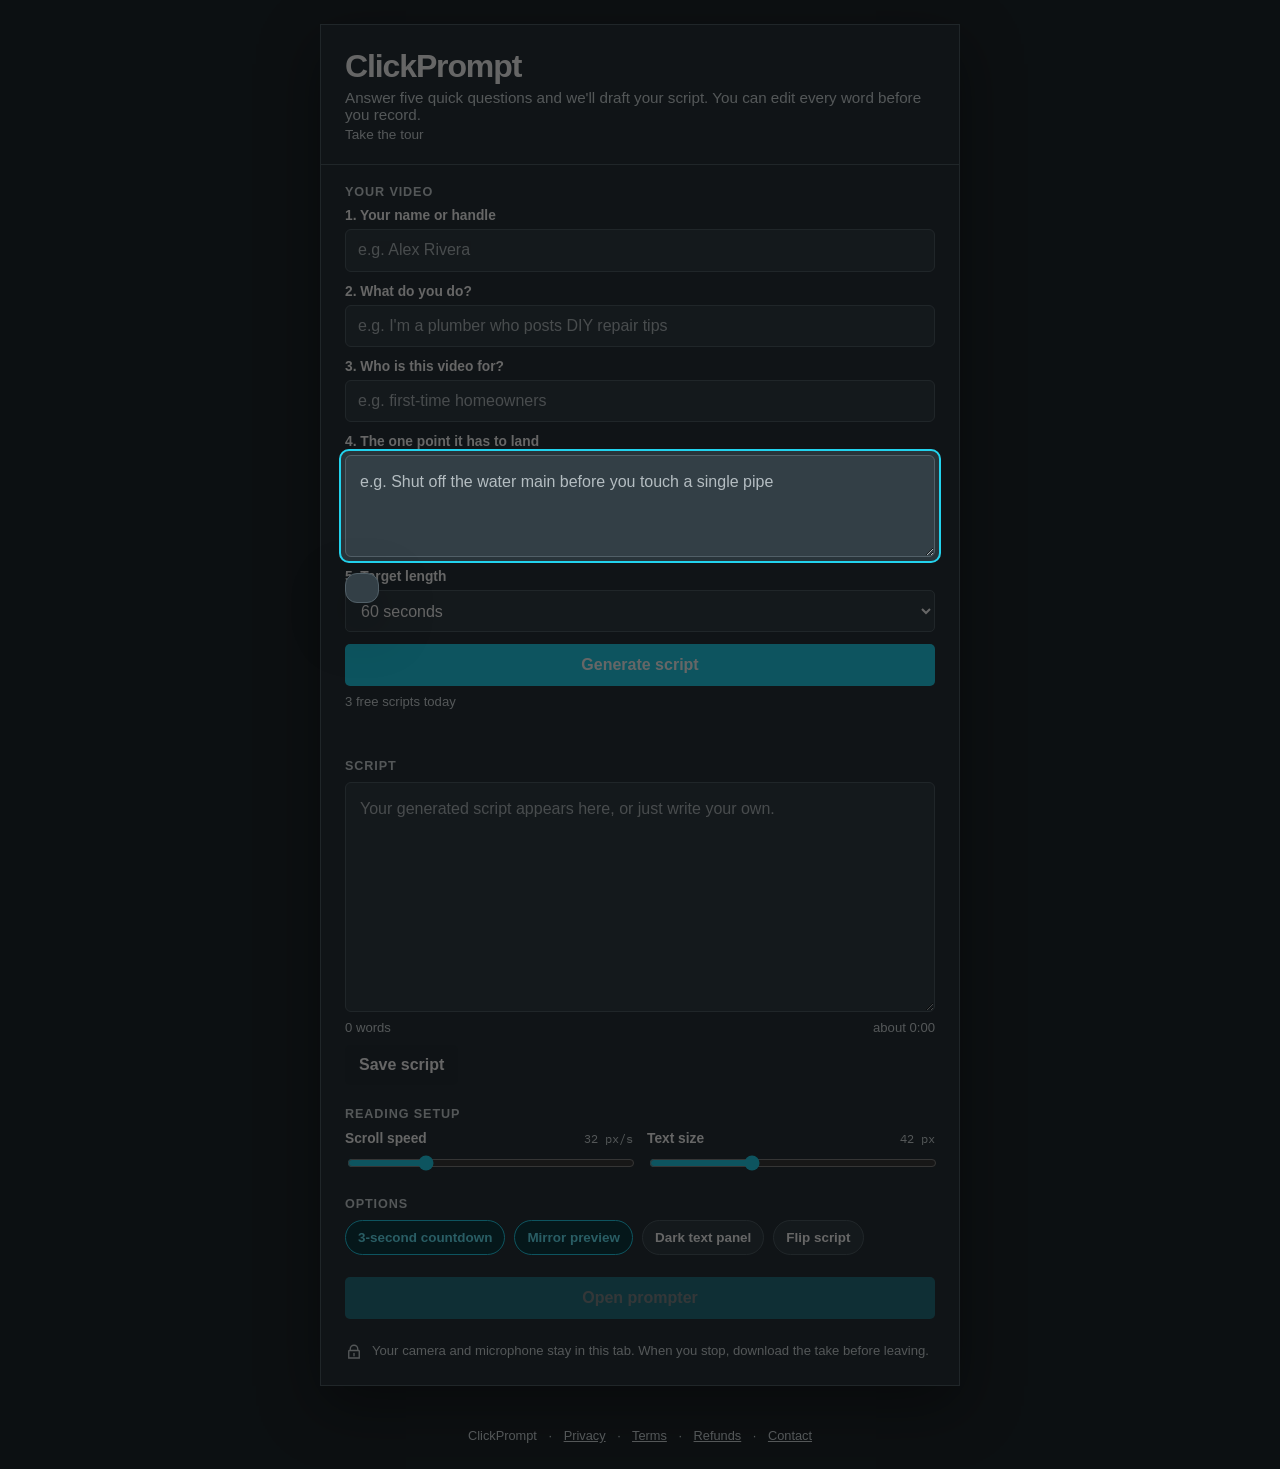
<file: index.html>
<!doctype html>
<html lang="en">
<head>
  <meta charset="utf-8" />
  <meta name="viewport" content="width=device-width, initial-scale=1, viewport-fit=cover" />
  <meta name="color-scheme" content="light dark" />
  <link rel="icon" href="data:," />
  <link rel="preconnect" href="https://fonts.googleapis.com" />
  <link rel="preconnect" href="https://fonts.gstatic.com" crossorigin />
  <link href="https://fonts.googleapis.com/css2?family=IBM+Plex+Mono:wght@500;600&family=IBM+Sans:opsz,wght@14..48,400;500;600;700&display=swap" rel="stylesheet" />
  <title>ClickPrompt — Free Teleprompter for Recording Videos</title>
  <meta name="description" content="ClickPrompt is a free teleprompter for recording videos. Answer five quick questions, get a script written for the camera, and read it while you record — right in your browser." />
  <meta property="og:title" content="ClickPrompt — Free Teleprompter for Recording Videos" />
  <meta property="og:description" content="A free teleprompter for recording videos: generate a script from five quick questions and read it on camera, right in your browser." />
  <meta property="og:type" content="website" />
  <meta property="og:url" content="https://clickprompt.app/" />
  <link rel="stylesheet" href="styles.css?v=20261008a" />
  <!-- Meta Pixel Code -->
  <script>
  !function(f,b,e,v,n,t,s)
  {if(f.fbq)return;n=f.fbq=function(){n.callMethod?
  n.callMethod.apply(n,arguments):n.queue.push(arguments)};
  if(!f._fbq)f._fbq=n;n.push=n;n.loaded=!0;n.version='2.0';
  n.queue=[];t=b.createElement(e);t.async=!0;
  t.src=v;s=b.getElementsByTagName(e)[0];
  s.parentNode.insertBefore(t,s)}(window, document,'script',
  'https://connect.facebook.net/en_US/fbevents.js');
  fbq('init', '1425895313089708');
  fbq('track', 'PageView');
  </script>
  <noscript><img height="1" width="1" style="display:none"
  src="https://www.facebook.com/tr?id=1425895313089708&ev=PageView&noscript=1"
  /></noscript>
  <!-- End Meta Pixel Code -->
</head>
<body>
  <main class="app" id="app" data-view="setup">
    <section class="setup" aria-label="ClickPrompt setup">
      <div class="setup-head">
        <h1>ClickPrompt</h1>
        <p>Answer five quick questions and we'll draft your script. You can edit every word before you record.</p>
        <button class="text-button tour-replay" id="replayTour" type="button">Take the tour</button>
      </div>
      <div class="setup-body">
        <div>
          <h2 class="section-title">Your video</h2>
          <div class="field">
            <label for="qName">1. Your name or handle</label>
            <input id="qName" type="text" autocomplete="off" placeholder="e.g. Alex Rivera" />
          </div>
          <div class="field">
            <label for="qRole">2. What do you do?</label>
            <input id="qRole" type="text" autocomplete="off" placeholder="e.g. I'm a plumber who posts DIY repair tips" />
          </div>
          <div class="field">
            <label for="qAudience">3. Who is this video for?</label>
            <input id="qAudience" type="text" autocomplete="off" placeholder="e.g. first-time homeowners" />
          </div>
          <div class="field">
            <label for="qPoint">4. The one point it has to land</label>
            <textarea id="qPoint" rows="3" placeholder="e.g. Shut off the water main before you touch a single pipe"></textarea>
          </div>
          <div class="field">
            <label for="qLength">5. Target length</label>
            <select id="qLength">
              <option value="30">30 seconds</option>
              <option value="60" selected>60 seconds</option>
              <option value="90">90 seconds</option>
              <option value="120">2 minutes</option>
            </select>
          </div>
          <div class="setup-action">
            <button class="primary" id="generateScript" type="button">Generate script</button>
          </div>
          <p class="free-cap" id="freeCap" role="status" aria-live="polite">3 free scripts today</p>
          <p class="generate-status" id="generateStatus" role="status" aria-live="polite"></p>
        </div>

        <div>
          <h2 class="section-title">Script</h2>
          <div class="script-wrap">
            <textarea id="scriptInput" spellcheck="true" aria-label="Editable teleprompter script" placeholder="Your generated script appears here, or just write your own."></textarea>
          </div>
          <div class="script-meta"><span id="wordCount">0 words</span><span id="readTime">about 0:00</span></div>
          <div class="script-actions">
            <button class="secondary" id="saveScript" type="button">Save script</button>
            <span class="save-status" id="saveStatus" role="status" aria-live="polite"></span>
          </div>
          <div class="library" id="library" hidden>
            <h3 class="section-title">Saved scripts</h3>
            <ul class="library-list" id="libraryList"></ul>
          </div>
          <div class="library" id="audioLibrary" hidden>
            <h3 class="section-title">Saved voiceovers</h3>
            <p class="storage-line" id="storageLine" hidden></p>
            <ul class="library-list" id="audioLibraryList"></ul>
          </div>
        </div>

        <div>
          <h2 class="section-title">Reading setup</h2>
          <div class="control-grid">
            <div class="control">
              <div class="label-row"><label for="speed">Scroll speed</label><output id="speedValue">32 px/s</output></div>
              <input id="speed" type="range" min="8" max="100" step="2" value="32" />
            </div>
            <div class="control">
              <div class="label-row"><label for="fontSize">Text size</label><output id="fontValue">42 px</output></div>
              <input id="fontSize" type="range" min="26" max="72" step="2" value="42" />
            </div>
          </div>
        </div>

        <div>
          <h2 class="section-title">Options</h2>
          <div class="toggle-row">
            <button class="toggle" id="countdownToggle" type="button" aria-pressed="true">3-second countdown</button>
            <button class="toggle" id="mirrorToggle" type="button" aria-pressed="true">Mirror preview</button>
            <button class="toggle" id="backplateToggle" type="button" aria-pressed="false">Dark text panel</button>
            <button class="toggle" id="flipTextToggle" type="button" aria-pressed="false">Flip script</button>
          </div>
        </div>

        <div class="setup-action">
          <button class="primary" id="openPrompter" type="button" disabled>Open prompter</button>
        </div>

        <div class="privacy-note">
          <svg width="18" height="18" viewBox="0 0 24 24" fill="none" aria-hidden="true"><path d="M7 10V8a5 5 0 0 1 10 0v2m-11 0h12a1 1 0 0 1 1 1v9H5v-9a1 1 0 0 1 1-1Z" stroke="currentColor" stroke-width="1.8"/><path d="M12 14v3" stroke="currentColor" stroke-width="1.8" stroke-linecap="round"/></svg>
          <span>Your camera and microphone stay in this tab. When you stop, download the take before leaving.</span>
        </div>
      </div>
    </section>

    <section class="workspace" aria-label="Camera and teleprompter">
      <div class="stage-shell">
        <div class="stage" id="stage">
          <video class="camera-source" id="camera" autoplay muted playsinline></video>
          <canvas class="camera mirrored" id="cameraCanvas" aria-label="Camera preview"></canvas>
          <canvas class="waveform" id="waveform" aria-label="Microphone level" hidden></canvas>
          <div class="camera-empty" id="cameraEmpty">
            <div>
              <svg viewBox="0 0 64 64" fill="none" aria-hidden="true"><rect x="6" y="15" width="38" height="34" rx="5" stroke="currentColor" stroke-width="3"/><path d="m44 25 12-7v28l-12-7V25Z" stroke="currentColor" stroke-width="3" stroke-linejoin="round"/><circle cx="25" cy="32" r="8" stroke="currentColor" stroke-width="3"/></svg>
              <h2>Frame your shot</h2>
              <p>Camera permission starts the live preview. Nothing records until you press the red button.</p>
              <button class="primary" id="enableCamera" type="button">Enable camera &amp; mic</button>
              <div class="error" id="errorMessage" role="alert"></div>
            </div>
          </div>
          <div class="camera-empty" id="micEmpty" style="display:none">
            <div>
              <svg class="mic-icon" viewBox="0 0 64 64" fill="none" aria-hidden="true"><rect x="25" y="6" width="14" height="28" rx="7" stroke="currentColor" stroke-width="3"/><path d="M17 30a15 15 0 0 0 30 0M32 45v11" stroke="currentColor" stroke-width="3" stroke-linecap="round"/></svg>
              <h2>Record your voiceover</h2>
              <p>No camera needed. Your script scrolls while you read — just press record and talk.</p>
              <button class="primary" id="enableMic" type="button">Enable microphone</button>
            </div>
          </div>

          <div class="topline">
            <span class="status" id="recordStatus"><span class="dot"></span><span id="statusLabel">READY</span></span>
            <span class="time" id="timer">00:00</span>
          </div>

          <div class="guide" id="guide" aria-label="Scrolling teleprompter">
            <div class="prompt-scroll" id="promptScroll">
              <div class="prompt-track" id="promptTrack">
                <div class="prompt-copy" id="promptCopy">Your script will appear here.</div>
              </div>
            </div>
          </div>

          <div class="countdown" id="countdown" aria-live="assertive">3</div>

          <div class="stage-controls">
            <button class="icon-button" id="rewind" type="button" aria-label="Restart script" title="Restart script">
              <svg width="23" height="23" viewBox="0 0 24 24" fill="none" aria-hidden="true"><path d="M4 5v6h6M5.4 15a8 8 0 1 0 .2-6" stroke="currentColor" stroke-width="2" stroke-linecap="round" stroke-linejoin="round"/></svg>
            </button>
            <div class="transport">
              <button class="play-scroll" id="playScroll" type="button" aria-label="Start script" title="Start or pause script">
                <svg id="playIcon" width="21" height="21" viewBox="0 0 24 24" fill="currentColor" aria-hidden="true"><path d="m8 5 11 7-11 7V5Z"/></svg>
              </button>
              <button class="record" id="recordButton" type="button" aria-label="Start recording" title="Start or stop recording"></button>
              <button class="pause-record" id="pauseRecording" type="button" aria-label="Pause recording" title="Pause recording" disabled>
                <svg id="pauseRecordingIcon" width="20" height="20" viewBox="0 0 24 24" fill="currentColor" aria-hidden="true"><path d="M7 5h4v14H7V5Zm6 0h4v14h-4V5Z"/></svg>
              </button>
            </div>
            <button class="icon-button" id="fullscreen" type="button" aria-label="Enter fullscreen" title="Fullscreen">
              <svg width="23" height="23" viewBox="0 0 24 24" fill="none" aria-hidden="true"><path d="M8 3H3v5M16 3h5v5M8 21H3v-5m13 5h5v-5" stroke="currentColor" stroke-width="2" stroke-linecap="round" stroke-linejoin="round"/></svg>
            </button>
          </div>
        </div>
        <p class="hint" id="stageHint">The white button controls the script. The button to the right of Record pauses or resumes the video.</p>
        <div class="prompter-tools">
          <div class="orientation-tool" id="recordModeTool">
            <span id="recordModeLabel">Recording mode</span>
            <div class="orientation-switch" role="group" aria-labelledby="recordModeLabel">
              <button id="videoMode" type="button" aria-pressed="true">Video</button>
              <button id="audioMode" type="button" aria-pressed="false">Audio only</button>
            </div>
          </div>
          <div class="orientation-tool" id="orientationTool">
            <span id="orientationLabel">Recording frame</span>
            <div class="orientation-switch" role="group" aria-labelledby="orientationLabel">
              <button id="portraitFrame" type="button" aria-pressed="true">Vertical</button>
              <button id="landscapeFrame" type="button" aria-pressed="false">Horizontal</button>
            </div>
          </div>
          <div class="camera-tool" id="cameraTool">
            <label for="cameraSelect">Camera</label>
            <select id="cameraSelect" disabled><option>Enable camera to choose</option></select>
          </div>
          <button class="secondary" id="changeScript" type="button">Scripts &amp; settings</button>
        </div>
      </div>
    </section>
  </main>

  <footer class="site-footer">
    <span>ClickPrompt</span>
    <span class="footer-sep">&middot;</span>
    <a href="/privacy">Privacy</a>
    <span class="footer-sep">&middot;</span>
    <a href="/terms">Terms</a>
    <span class="footer-sep">&middot;</span>
    <a href="/refund">Refunds</a>
    <span class="footer-sep">&middot;</span>
    <a href="/contact">Contact</a>
  </footer>

  <dialog id="reviewDialog">
    <div class="review">
      <h2 id="reviewTitle">Take complete</h2>
      <p id="reviewSubtitle">Review it now, then download the file to keep it.</p>
      <video id="reviewVideo" controls playsinline></video>
      <audio id="reviewAudio" controls playsinline hidden></audio>
      <div class="review-actions">
        <button class="primary" id="downloadLink" type="button">Download take</button>
        <button class="secondary" id="saveAudioCloud" type="button" hidden>Save to cloud</button>
        <button class="secondary" id="newTake" type="button">Record another</button>
      </div>
      <p class="download-status" id="downloadStatus" role="status" aria-live="polite"></p>
    </div>
  </dialog>

  <dialog id="paywallDialog">
    <div class="paywall">
      <h2>Save your scripts</h2>
      <p>Keep every script you write and every voiceover you record. Pull them up anytime, on any device.</p>
      <div class="plan-picker" role="radiogroup" aria-label="Choose a plan">
        <label class="plan-option">
          <input type="radio" name="plan" value="monthly" checked />
          <span class="plan-name">Monthly</span>
          <span class="plan-price">$3.99/mo</span>
        </label>
        <label class="plan-option">
          <input type="radio" name="plan" value="yearly" />
          <span class="plan-name">Yearly</span>
          <span class="plan-price">$29/yr</span>
        </label>
        <label class="plan-option">
          <input type="radio" name="plan" value="lifetime" />
          <span class="plan-name">Lifetime</span>
          <span class="plan-price">$59</span>
          <span class="plan-note">one-time</span>
        </label>
      </div>
      <p class="price">Unlimited script generations &middot; 100 GB storage &middot; cancel anytime &middot; 14-day refund</p>
      <button class="primary" id="subscribeButton" type="button">Continue - $3.99/mo</button>
      <p class="paywall-status" id="paywallStatus" role="status" aria-live="polite"></p>
      <div class="code-row">
        <label for="codeInput">Have an access code or license key?</label>
        <div class="code-input-row">
          <input id="codeInput" type="text" autocomplete="off" autocapitalize="off" spellcheck="false" placeholder="CLICK-XXXX-XXXX or license key" />
          <button class="secondary" id="redeemButton" type="button">Redeem</button>
        </div>
      </div>
      <button class="text-button" id="paywallClose" type="button">Not now</button>
    </div>
  </dialog>

  <dialog id="platformDialog">
    <div class="platform-overlay">
      <button class="platform-skip" id="platformSkip" type="button" aria-label="Skip">Skip</button>
      <h2>Where's this video going?</h2>
      <p>We'll set the right shape, length, and tone for the platform.</p>
      <div class="platform-grid" id="platformGrid" role="listbox" aria-label="Platforms">
        <button type="button" class="platform-card" data-platform="youtube" role="option"><svg class="platform-icon" viewBox="0 0 24 24" fill="currentColor" aria-hidden="true"><path d="M21.6 7.2a2.5 2.5 0 0 0-1.76-1.77C18.25 5 12 5 12 5s-6.25 0-7.84.43A2.5 2.5 0 0 0 2.4 7.2 26 26 0 0 0 2 12a26 26 0 0 0 .4 4.8 2.5 2.5 0 0 0 1.76 1.77C5.75 19 12 19 12 19s6.25 0 7.84-.43a2.5 2.5 0 0 0 1.76-1.77A26 26 0 0 0 22 12a26 26 0 0 0-.4-4.8zM10 15.2V8.8L15.5 12 10 15.2z"/></svg><span>YouTube</span></button>
        <button type="button" class="platform-card" data-platform="tiktok" role="option"><svg class="platform-icon" viewBox="0 0 24 24" fill="currentColor" aria-hidden="true"><path d="M16.6 3c.4 2.2 1.8 3.6 4.1 3.8v3c-1.6 0-3-.5-4.1-1.3v6.3c0 3.4-2.6 6.2-6 6.2-3.3 0-6-2.7-6-6.1s2.7-6.1 6-6.1c.3 0 .7 0 1 .1v3.2c-.3-.1-.7-.2-1-.2-1.6 0-2.9 1.3-2.9 3s1.3 3 2.9 3c1.7 0 3-1.4 3-3.1V3h3.1z"/></svg><span>TikTok</span></button>
        <button type="button" class="platform-card" data-platform="instagram" role="option"><svg class="platform-icon" viewBox="0 0 24 24" fill="currentColor" aria-hidden="true"><path d="M12 2.2c3.2 0 3.6 0 4.9.1 3.3.1 4.8 1.7 4.9 4.9.1 1.3.1 1.6.1 4.8s0 3.6-.1 4.8c-.1 3.2-1.7 4.8-4.9 4.9-1.3.1-1.6.1-4.9.1s-3.6 0-4.9-.1c-3.3-.1-4.8-1.7-4.9-4.9-.1-1.3-.1-1.6-.1-4.8s0-3.6.1-4.8C2.3 4 3.9 2.4 7.1 2.3 8.4 2.2 8.8 2.2 12 2.2zm0 3.6a6.2 6.2 0 1 0 0 12.4 6.2 6.2 0 0 0 0-12.4zm0 10.2a4 4 0 1 1 0-8 4 4 0 0 1 0 8zm6.4-10.5a1.4 1.4 0 1 0 0 2.9 1.4 1.4 0 0 0 0-2.9z"/></svg><span>Instagram Reels</span></button>
        <button type="button" class="platform-card" data-platform="facebook" role="option"><svg class="platform-icon" viewBox="0 0 24 24" fill="currentColor" aria-hidden="true"><path d="M13.5 21v-7h2.4l.4-3h-2.8V9.1c0-.9.3-1.5 1.6-1.5h1.3V4.9c-.3 0-1.1-.1-2-.1-2 0-3.4 1.2-3.4 3.5V11H8.5v3H11v7h2.5z"/></svg><span>Facebook</span></button>
        <button type="button" class="platform-card" data-platform="linkedin" role="option"><svg class="platform-icon" viewBox="0 0 24 24" fill="currentColor" aria-hidden="true"><path d="M6.5 8.8v12.4H3V8.8h3.5zM4.7 3.5a2 2 0 1 1 0 4.1 2 2 0 0 1 0-4.1zM20.5 13.4v7.8h-3.5v-6.6c0-1.6-.6-2.7-2.1-2.7-1.1 0-1.8.8-2.1 1.5-.1.3-.1.6-.1 1v6.8H9.2V8.8h3.5v1.7c.5-.7 1.3-1.8 3.2-1.8 2.3 0 4.6 1.5 4.6 4.7z"/></svg><span>LinkedIn</span></button>
        <button type="button" class="platform-card" data-platform="x" role="option"><svg class="platform-icon" viewBox="0 0 24 24" fill="currentColor" aria-hidden="true"><path d="M17.7 3H21l-7.3 8.3L22 21h-6.6l-5.2-6.1L4.4 21H1l7.8-8.9L2 3h6.8l4.7 5.6L17.7 3zm-1.2 16h1.8L6.6 4.9H4.7L16.5 19z"/></svg><span>X</span></button>
      </div>
      <div class="platform-other">
        <label for="platformOther">Somewhere else?</label>
        <input id="platformOther" type="text" list="platformDatalist" autocomplete="off" placeholder="Type a platform name" />
        <datalist id="platformDatalist"></datalist>
      </div>
      <p class="platform-working" id="platformWorking" role="status" aria-live="polite" hidden></p>
    </div>
  </dialog>

  <script src="app.js?v=20261008a"></script>
</body>
</html>
</file>
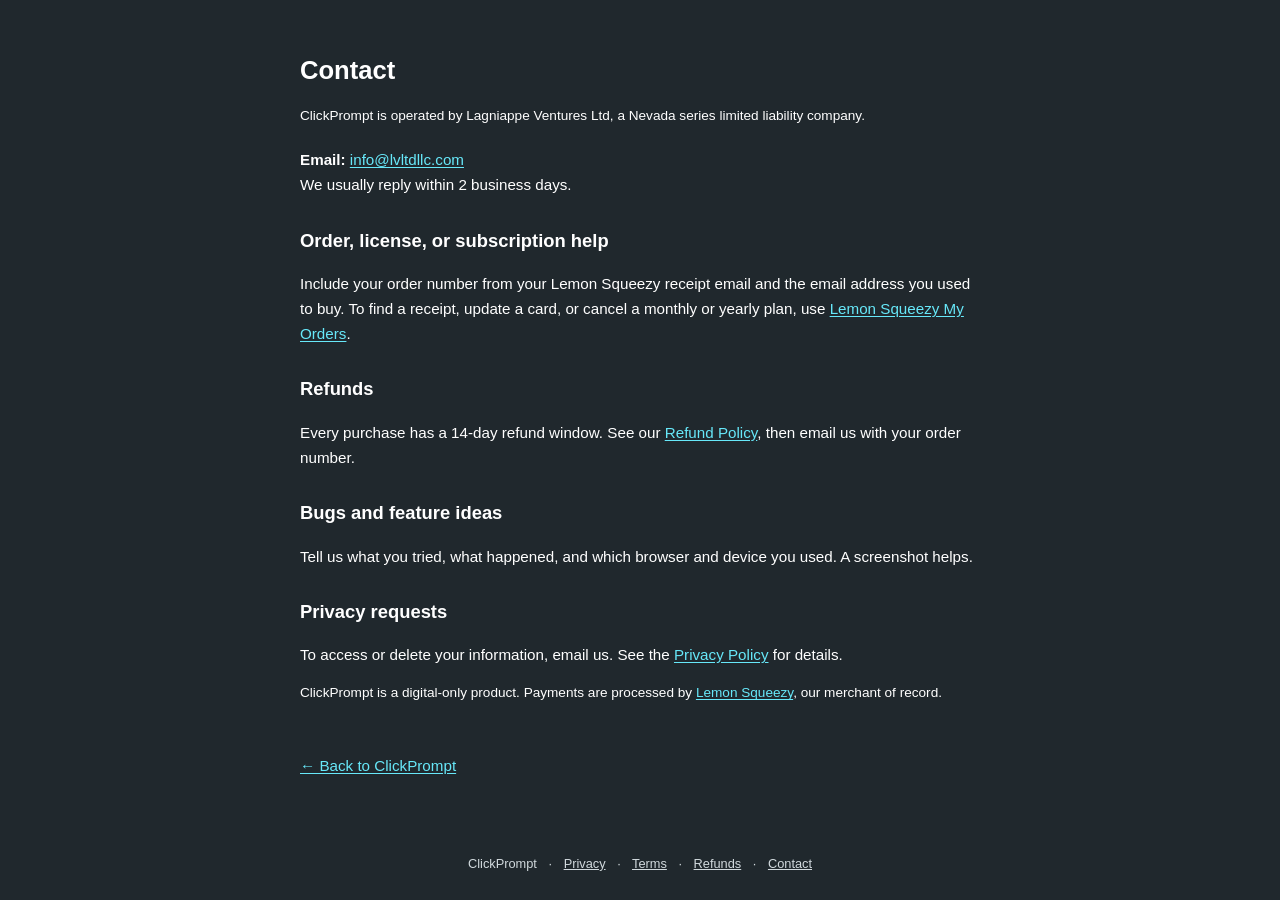
<file: contact.html>
<!doctype html>
<html lang="en">
<head>
  <meta charset="utf-8" />
  <meta name="viewport" content="width=device-width, initial-scale=1, viewport-fit=cover" />
  <meta name="color-scheme" content="light dark" />
  <link rel="icon" href="data:," />
  <title>Contact — ClickPrompt</title>
  <meta name="description" content="Get help with ClickPrompt, ClickPrompt Pro orders, refunds, and privacy requests." />
  <link rel="canonical" href="https://clickprompt.app/contact" />
  <link rel="stylesheet" href="styles.css" />
  <!-- Meta Pixel Code -->
  <script>
  !function(f,b,e,v,n,t,s)
  {if(f.fbq)return;n=f.fbq=function(){n.callMethod?
  n.callMethod.apply(n,arguments):n.queue.push(arguments)};
  if(!f._fbq)f._fbq=n;n.push=n;n.loaded=!0;n.version='2.0';
  n.queue=[];t=b.createElement(e);t.async=!0;
  t.src=v;s=b.getElementsByTagName(e)[0];
  s.parentNode.insertBefore(t,s)}(window, document,'script',
  'https://connect.facebook.net/en_US/fbevents.js');
  fbq('init', '1425895313089708');
  fbq('track', 'PageView');
  </script>
  <noscript><img height="1" width="1" style="display:none"
  src="https://www.facebook.com/tr?id=1425895313089708&ev=PageView&noscript=1"
  /></noscript>
  <!-- End Meta Pixel Code -->
</head>
<body>
  <main class="legal-page">
    <h1>Contact</h1>
    <p class="legal-updated">ClickPrompt is operated by Lagniappe Ventures Ltd, a Nevada series limited liability company.</p>

    <p><strong>Email:</strong> <a href="mailto:info@lvltdllc.com">info@lvltdllc.com</a><br />
    We usually reply within 2 business days.</p>

    <h2>Order, license, or subscription help</h2>
    <p>Include your order number from your Lemon Squeezy receipt email and the
    email address you used to buy. To find a receipt, update a card, or
    cancel a monthly or yearly plan, use
    <a href="https://app.lemonsqueezy.com/my-orders" rel="noopener">Lemon Squeezy My Orders</a>.</p>

    <h2>Refunds</h2>
    <p>Every purchase has a 14-day refund window. See our
    <a href="/refund">Refund Policy</a>, then email us with your order
    number.</p>

    <h2>Bugs and feature ideas</h2>
    <p>Tell us what you tried, what happened, and which browser and device
    you used. A screenshot helps.</p>

    <h2>Privacy requests</h2>
    <p>To access or delete your information, email us. See the
    <a href="/privacy">Privacy Policy</a> for details.</p>

    <p class="legal-updated">ClickPrompt is a digital-only product. Payments
    are processed by <a href="https://www.lemonsqueezy.com" rel="noopener">Lemon Squeezy</a>, our merchant of record.</p>

    <a class="legal-back" href="/">← Back to ClickPrompt</a>
  </main>

  <footer class="site-footer">
    <span>ClickPrompt</span>
    <span class="footer-sep">&middot;</span>
    <a href="/privacy">Privacy</a>
    <span class="footer-sep">&middot;</span>
    <a href="/terms">Terms</a>
    <span class="footer-sep">&middot;</span>
    <a href="/refund">Refunds</a>
    <span class="footer-sep">&middot;</span>
    <a href="/contact">Contact</a>
  </footer>
  <script src="attribution.js?v=20261127a"></script>
</body>
</html>
</file>
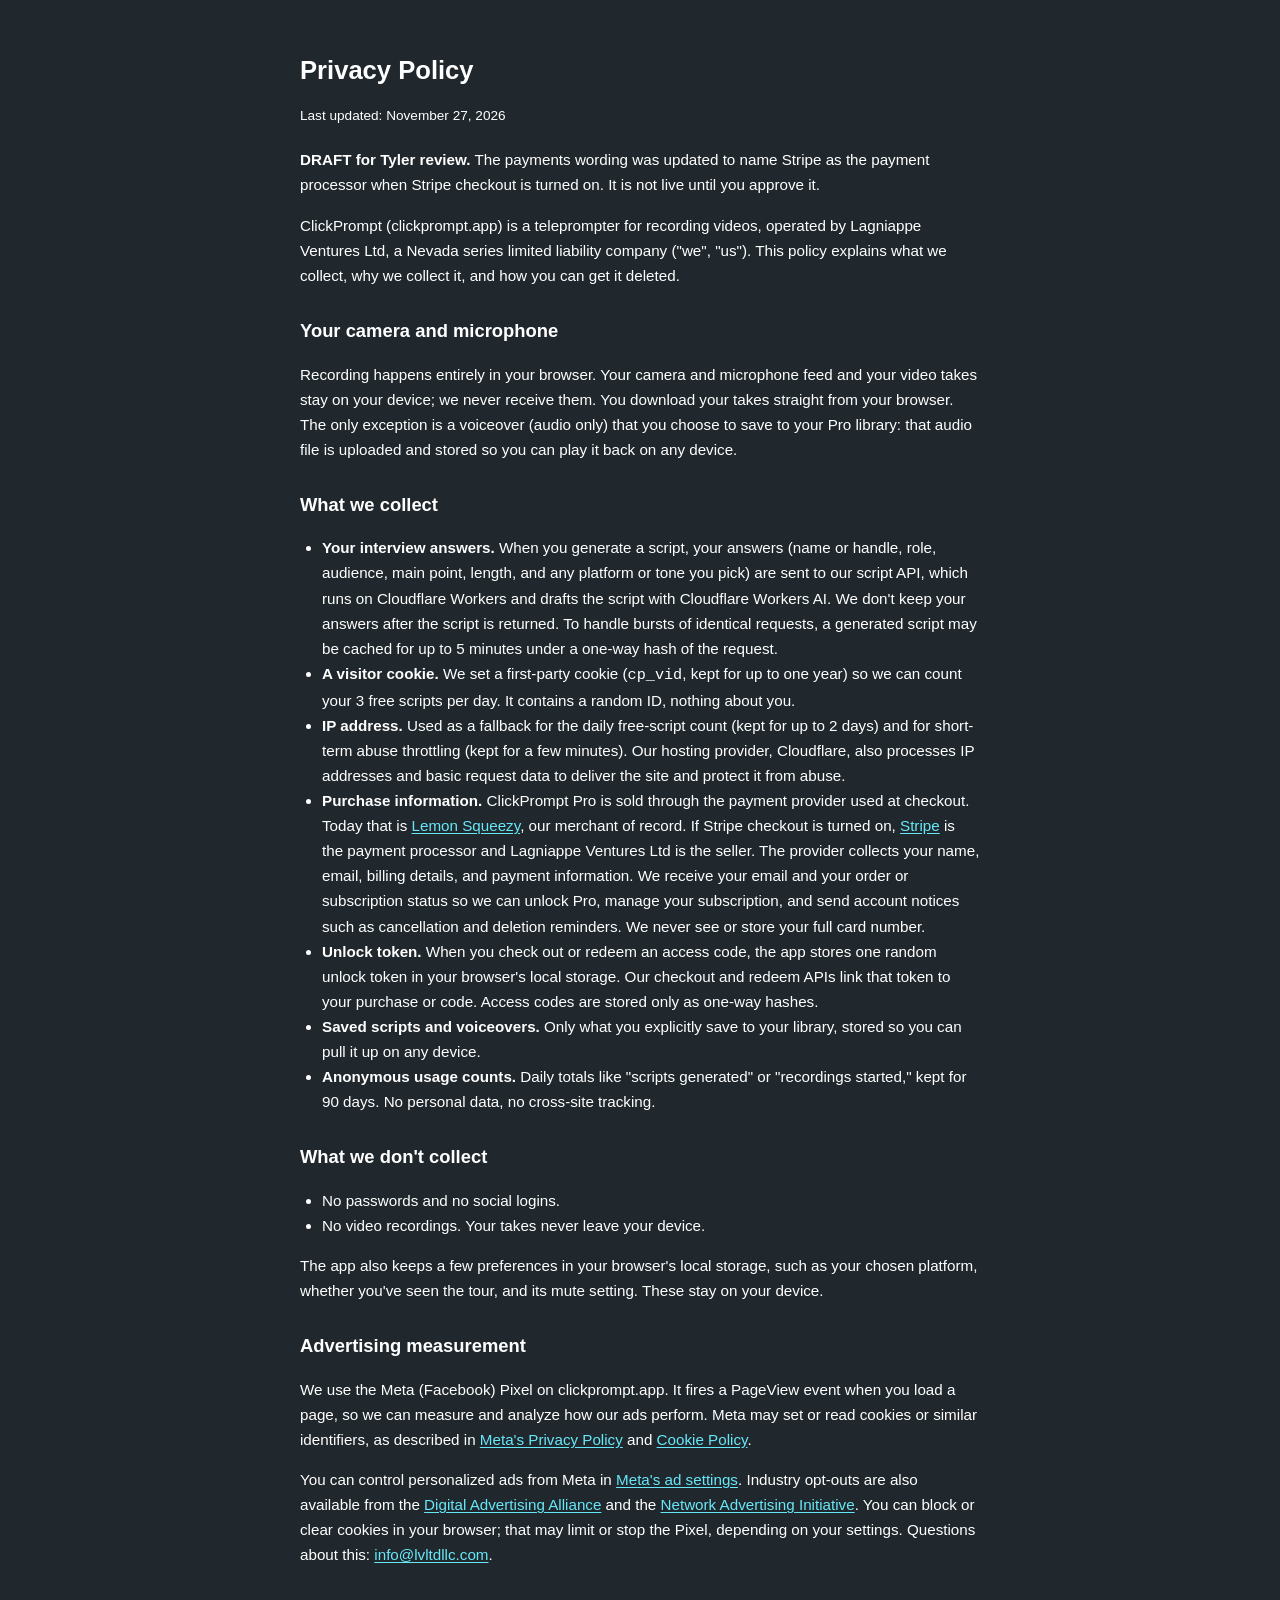
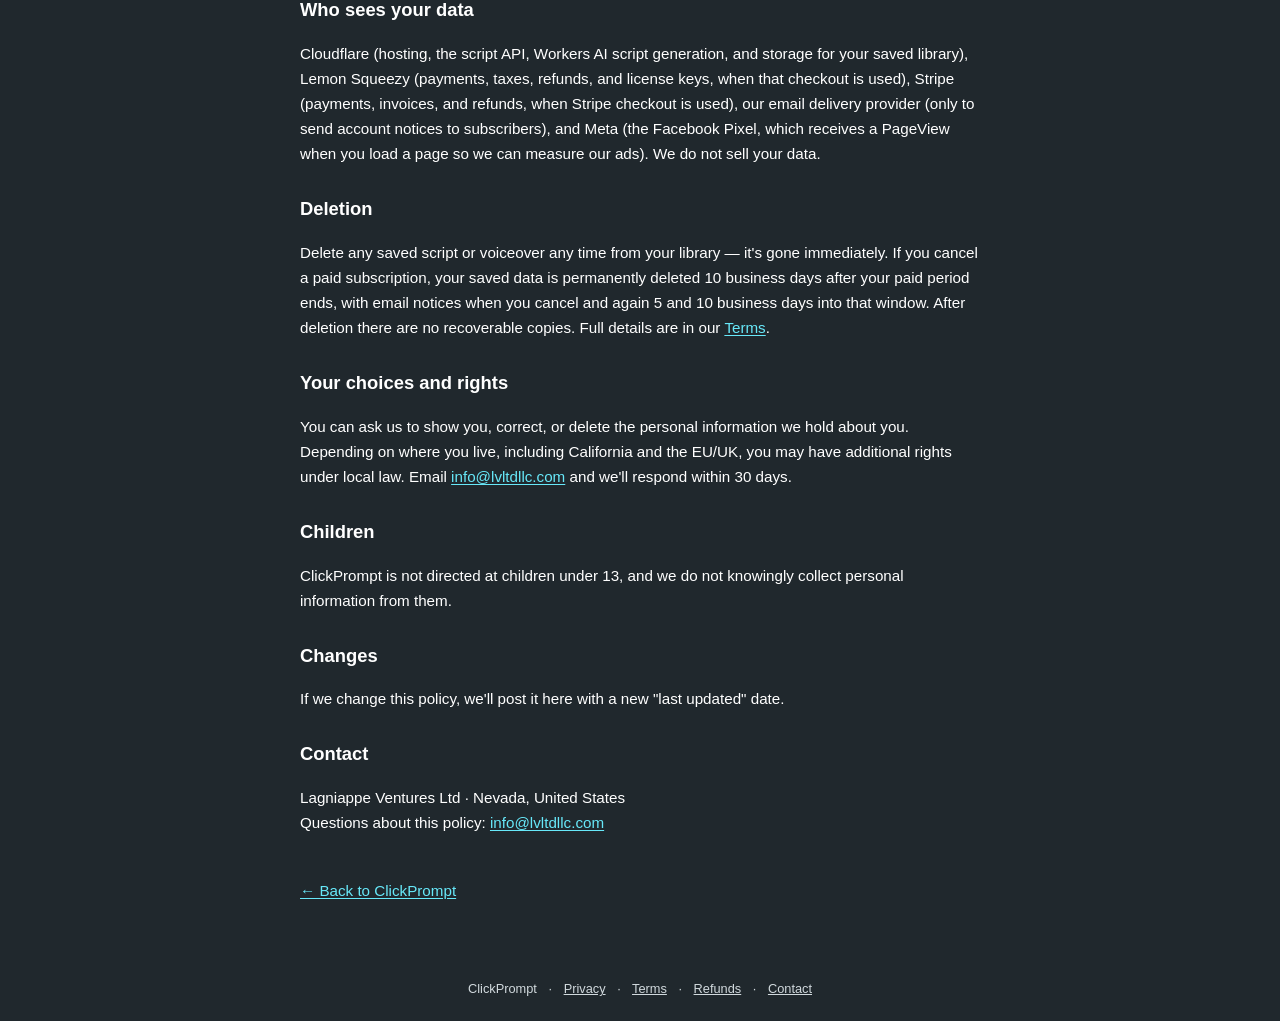
<file: privacy.html>
<!doctype html>
<html lang="en">
<head>
  <meta charset="utf-8" />
  <meta name="viewport" content="width=device-width, initial-scale=1, viewport-fit=cover" />
  <meta name="color-scheme" content="light dark" />
  <link rel="icon" href="data:," />
  <title>Privacy Policy — ClickPrompt</title>
  <meta name="description" content="ClickPrompt's privacy policy: what we collect, why, and how to delete it." />
  <link rel="canonical" href="https://clickprompt.app/privacy" />
  <link rel="stylesheet" href="styles.css" />
  <!-- Meta Pixel Code -->
  <script>
  !function(f,b,e,v,n,t,s)
  {if(f.fbq)return;n=f.fbq=function(){n.callMethod?
  n.callMethod.apply(n,arguments):n.queue.push(arguments)};
  if(!f._fbq)f._fbq=n;n.push=n;n.loaded=!0;n.version='2.0';
  n.queue=[];t=b.createElement(e);t.async=!0;
  t.src=v;s=b.getElementsByTagName(e)[0];
  s.parentNode.insertBefore(t,s)}(window, document,'script',
  'https://connect.facebook.net/en_US/fbevents.js');
  fbq('init', '1425895313089708');
  fbq('track', 'PageView');
  </script>
  <noscript><img height="1" width="1" style="display:none"
  src="https://www.facebook.com/tr?id=1425895313089708&ev=PageView&noscript=1"
  /></noscript>
  <!-- End Meta Pixel Code -->
</head>
<body>
  <main class="legal-page">
    <h1>Privacy Policy</h1>
    <p class="legal-updated">Last updated: November 27, 2026</p>
    <p><strong>DRAFT for Tyler review.</strong> The payments wording was updated to name Stripe as the payment processor when Stripe checkout is turned on. It is not live until you approve it.</p>

    <p>ClickPrompt (clickprompt.app) is a teleprompter for recording videos,
    operated by Lagniappe Ventures Ltd, a Nevada series limited liability company ("we", "us"). This policy explains what we
    collect, why we collect it, and how you can get it deleted.</p>

    <h2>Your camera and microphone</h2>
    <p>Recording happens entirely in your browser. Your camera and microphone
    feed and your video takes stay on your device; we never receive them.
    You download your takes straight from your browser. The only exception
    is a voiceover (audio only) that you choose to save to your Pro library:
    that audio file is uploaded and stored so you can play it back on any
    device.</p>

    <h2>What we collect</h2>
    <ul>
      <li><strong>Your interview answers.</strong> When you generate a script,
      your answers (name or handle, role, audience, main point, length, and
      any platform or tone you pick) are sent to our script API, which runs
      on Cloudflare Workers and drafts the script with Cloudflare Workers AI.
      We don't keep your answers after the script is returned. To handle
      bursts of identical requests, a generated script may be cached for up
      to 5 minutes under a one-way hash of the request.</li>
      <li><strong>A visitor cookie.</strong> We set a first-party cookie
      (<code>cp_vid</code>, kept for up to one year) so we can count your 3
      free scripts per day. It contains a random ID, nothing about you.</li>
      <li><strong>IP address.</strong> Used as a fallback for the daily
      free-script count (kept for up to 2 days) and for short-term abuse
      throttling (kept for a few minutes). Our hosting provider, Cloudflare,
      also processes IP addresses and basic request data to deliver the site
      and protect it from abuse.</li>
      <li><strong>Purchase information.</strong> ClickPrompt Pro is sold
      through the payment provider used at checkout. Today that is
      <a href="https://www.lemonsqueezy.com" rel="noopener">Lemon Squeezy</a>,
      our merchant of record. If Stripe checkout is turned on,
      <a href="https://stripe.com" rel="noopener">Stripe</a> is the payment
      processor and Lagniappe Ventures Ltd is the seller. The provider
      collects your name, email, billing details, and payment information.
      We receive your email and your order or subscription status so we can
      unlock Pro, manage your subscription, and send account notices such as
      cancellation and deletion reminders. We never see or store your full
      card number.</li>
      <li><strong>Unlock token.</strong> When you check out or redeem an
      access code, the app stores one random unlock token in your browser's
      local storage. Our checkout and redeem APIs link that token to your
      purchase or code. Access codes are stored only as one-way hashes.</li>
      <li><strong>Saved scripts and voiceovers.</strong> Only what you
      explicitly save to your library, stored so you can pull it up on any
      device.</li>
      <li><strong>Anonymous usage counts.</strong> Daily totals like "scripts
      generated" or "recordings started," kept for 90 days. No personal data,
      no cross-site tracking.</li>
    </ul>

    <h2>What we don't collect</h2>
    <ul>
      <li>No passwords and no social logins.</li>
      <li>No video recordings. Your takes never leave your device.</li>
    </ul>

    <p>The app also keeps a few preferences in your browser's local storage,
    such as your chosen platform, whether you've seen the tour, and its
    mute setting. These stay on your device.</p>

    <h2>Advertising measurement</h2>
    <p>We use the Meta (Facebook) Pixel on clickprompt.app. It fires a
    PageView event when you load a page, so we can measure and analyze how
    our ads perform. Meta may set or read cookies or similar identifiers, as
    described in <a href="https://www.facebook.com/privacy/policy/" rel="noopener">Meta's Privacy Policy</a>
    and <a href="https://www.facebook.com/privacy/policies/cookies/" rel="noopener">Cookie Policy</a>.</p>
    <p>You can control personalized ads from Meta in
    <a href="https://www.facebook.com/settings?tab=ads" rel="noopener">Meta's ad settings</a>.
    Industry opt-outs are also available from the
    <a href="https://optout.aboutads.info/" rel="noopener">Digital Advertising Alliance</a>
    and the
    <a href="https://optout.networkadvertising.org/" rel="noopener">Network Advertising Initiative</a>.
    You can block or clear cookies in your browser; that may limit or stop
    the Pixel, depending on your settings. Questions about this:
    <a href="mailto:info@lvltdllc.com">info@lvltdllc.com</a>.</p>

    <h2>Who sees your data</h2>
    <p>Cloudflare (hosting, the script API, Workers AI script generation, and
    storage for your saved library), Lemon Squeezy (payments, taxes, refunds,
    and license keys, when that checkout is used), Stripe (payments, invoices,
    and refunds, when Stripe checkout is used), our email delivery provider
    (only to send account notices to subscribers), and Meta (the Facebook
    Pixel, which receives a PageView when you load a page so we can measure
    our ads). We do not sell your data.</p>

    <h2>Deletion</h2>
    <p>Delete any saved script or voiceover any time from your library —
    it's gone immediately. If you cancel a paid subscription, your saved
    data is permanently deleted 10 business days after your paid period
    ends, with email notices when you cancel and again 5 and 10 business
    days into that window. After deletion there are no
    recoverable copies. Full details are in our
    <a href="/terms">Terms</a>.</p>

    <h2>Your choices and rights</h2>
    <p>You can ask us to show you, correct, or delete the personal information
    we hold about you. Depending on where you live, including California and
    the EU/UK, you may have additional rights under local law. Email <a href="mailto:info@lvltdllc.com">info@lvltdllc.com</a> and
    we'll respond within 30 days.</p>

    <h2>Children</h2>
    <p>ClickPrompt is not directed at children under 13, and we do not
    knowingly collect personal information from them.</p>

    <h2>Changes</h2>
    <p>If we change this policy, we'll post it here with a new "last updated"
    date.</p>

    <h2>Contact</h2>
    <p>Lagniappe Ventures Ltd · Nevada, United States<br />
    Questions about this policy: <a href="mailto:info@lvltdllc.com">info@lvltdllc.com</a></p>

    <a class="legal-back" href="/">← Back to ClickPrompt</a>
  </main>

  <footer class="site-footer">
    <span>ClickPrompt</span>
    <span class="footer-sep">&middot;</span>
    <a href="/privacy">Privacy</a>
    <span class="footer-sep">&middot;</span>
    <a href="/terms">Terms</a>
    <span class="footer-sep">&middot;</span>
    <a href="/refund">Refunds</a>
    <span class="footer-sep">&middot;</span>
    <a href="/contact">Contact</a>
  </footer>
</body>
</html>
</file>
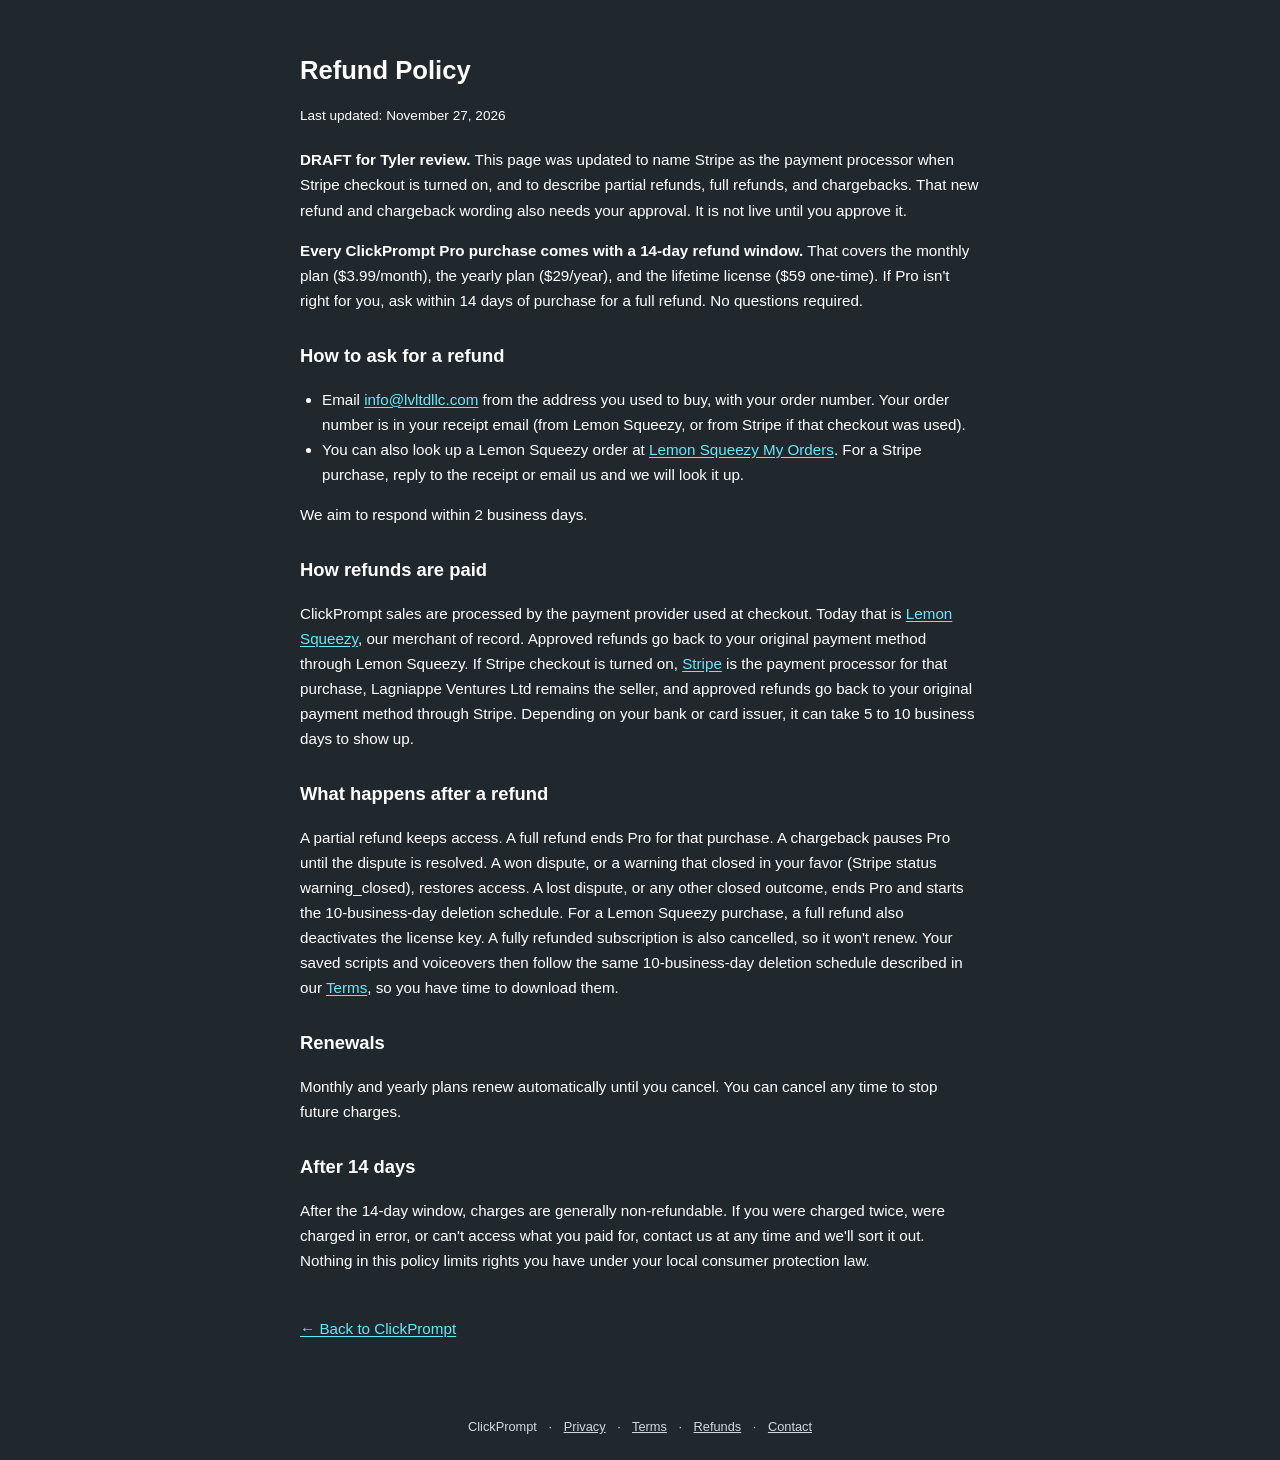
<file: refund.html>
<!doctype html>
<html lang="en">
<head>
  <meta charset="utf-8" />
  <meta name="viewport" content="width=device-width, initial-scale=1, viewport-fit=cover" />
  <meta name="color-scheme" content="light dark" />
  <link rel="icon" href="data:," />
  <title>Refund Policy — ClickPrompt</title>
  <meta name="description" content="ClickPrompt refund policy: a 14-day refund window on every purchase." />
  <link rel="canonical" href="https://clickprompt.app/refund" />
  <link rel="stylesheet" href="styles.css" />
  <!-- Meta Pixel Code -->
  <script>
  !function(f,b,e,v,n,t,s)
  {if(f.fbq)return;n=f.fbq=function(){n.callMethod?
  n.callMethod.apply(n,arguments):n.queue.push(arguments)};
  if(!f._fbq)f._fbq=n;n.push=n;n.loaded=!0;n.version='2.0';
  n.queue=[];t=b.createElement(e);t.async=!0;
  t.src=v;s=b.getElementsByTagName(e)[0];
  s.parentNode.insertBefore(t,s)}(window, document,'script',
  'https://connect.facebook.net/en_US/fbevents.js');
  fbq('init', '1425895313089708');
  fbq('track', 'PageView');
  </script>
  <noscript><img height="1" width="1" style="display:none"
  src="https://www.facebook.com/tr?id=1425895313089708&ev=PageView&noscript=1"
  /></noscript>
  <!-- End Meta Pixel Code -->
</head>
<body>
  <main class="legal-page">
    <h1>Refund Policy</h1>
    <p class="legal-updated">Last updated: November 27, 2026</p>
    <p><strong>DRAFT for Tyler review.</strong> This page was updated to name Stripe as the payment processor when Stripe checkout is turned on, and to describe partial refunds, full refunds, and chargebacks. That new refund and chargeback wording also needs your approval. It is not live until you approve it.</p>

    <p><strong>Every ClickPrompt Pro purchase comes with a 14-day refund
    window.</strong> That covers the monthly plan ($3.99/month), the yearly
    plan ($29/year), and the lifetime license ($59 one-time). If Pro
    isn't right for you, ask within 14 days of purchase for a full refund.
    No questions required.</p>

    <h2>How to ask for a refund</h2>
    <ul>
      <li>Email <a href="mailto:info@lvltdllc.com">info@lvltdllc.com</a> from the address you used to buy, with your order number.
      Your order number is in your receipt email (from Lemon Squeezy, or from Stripe if that checkout was used).</li>
      <li>You can also look up a Lemon Squeezy order at
      <a href="https://app.lemonsqueezy.com/my-orders" rel="noopener">Lemon Squeezy My Orders</a>.
      For a Stripe purchase, reply to the receipt or email us and we will look it up.</li>
    </ul>
    <p>We aim to respond within 2 business days.</p>

    <h2>How refunds are paid</h2>
    <p>ClickPrompt sales are processed by the payment provider used at
    checkout. Today that is <a href="https://www.lemonsqueezy.com" rel="noopener">Lemon Squeezy</a>, our merchant of record.
    Approved refunds go back to your original payment method through Lemon
    Squeezy. If Stripe checkout is turned on, <a href="https://stripe.com" rel="noopener">Stripe</a> is the payment
    processor for that purchase, Lagniappe Ventures Ltd remains the seller,
    and approved refunds go back to your original payment method through
    Stripe. Depending on your bank or card issuer, it can take 5 to 10
    business days to show up.</p>

    <h2>What happens after a refund</h2>
    <p>A partial refund keeps access. A full refund ends Pro for that
    purchase. A chargeback pauses Pro until the dispute is resolved. A
    won dispute, or a warning that closed in your favor (Stripe status
    warning_closed), restores access. A lost dispute, or any other
    closed outcome, ends Pro and starts the 10-business-day deletion
    schedule. For a Lemon Squeezy purchase, a full refund also
    deactivates the license key. A fully refunded subscription is also
    cancelled, so it won't renew. Your saved scripts and voiceovers then
    follow the same 10-business-day deletion schedule described in our
    <a href="/terms">Terms</a>, so you have time to download them.</p>

    <h2>Renewals</h2>
    <p>Monthly and yearly plans renew automatically until you cancel. You can
    cancel any time to stop future charges.</p>

    <h2>After 14 days</h2>
    <p>After the 14-day window, charges are generally non-refundable. If you
    were charged twice, were charged in error, or can't access what you paid
    for, contact us at any time and we'll sort it out. Nothing in this policy
    limits rights you have under your local consumer protection law.</p>

    <a class="legal-back" href="/">← Back to ClickPrompt</a>
  </main>

  <footer class="site-footer">
    <span>ClickPrompt</span>
    <span class="footer-sep">&middot;</span>
    <a href="/privacy">Privacy</a>
    <span class="footer-sep">&middot;</span>
    <a href="/terms">Terms</a>
    <span class="footer-sep">&middot;</span>
    <a href="/refund">Refunds</a>
    <span class="footer-sep">&middot;</span>
    <a href="/contact">Contact</a>
  </footer>
</body>
</html>
</file>
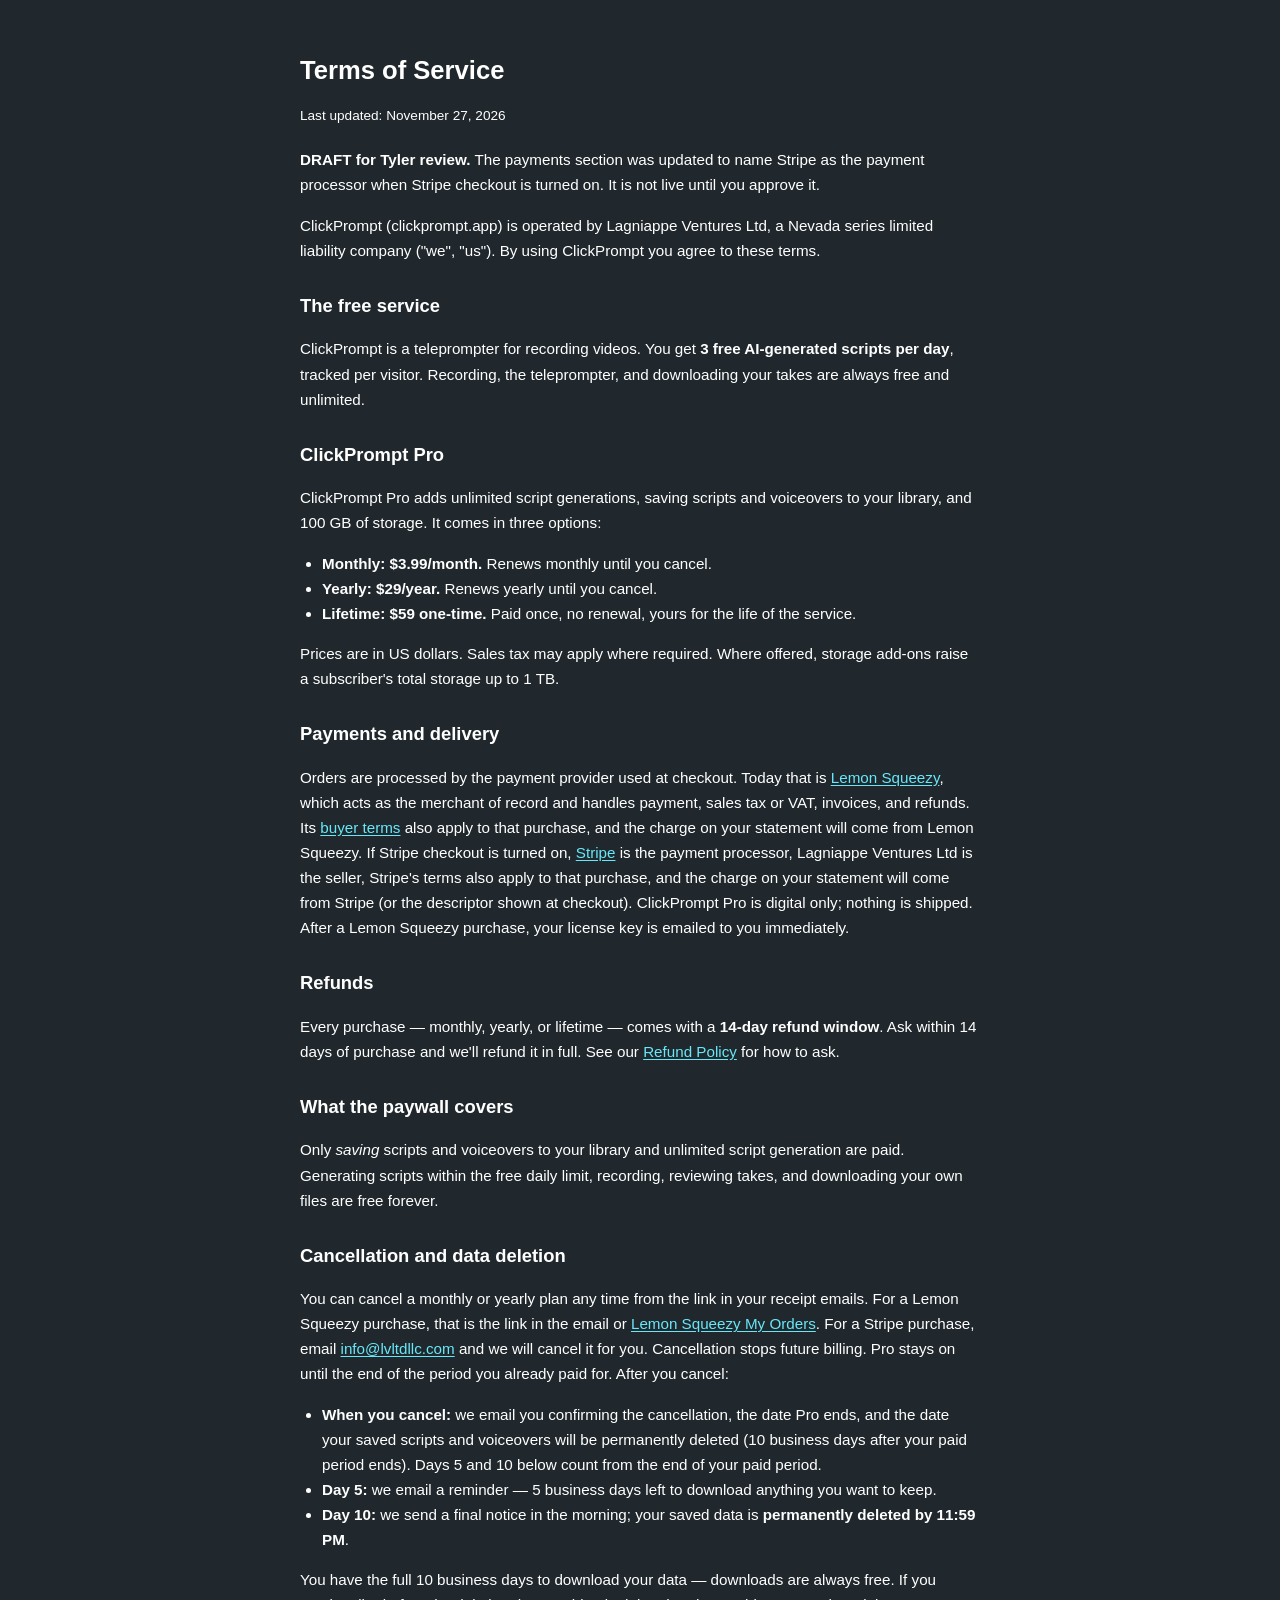
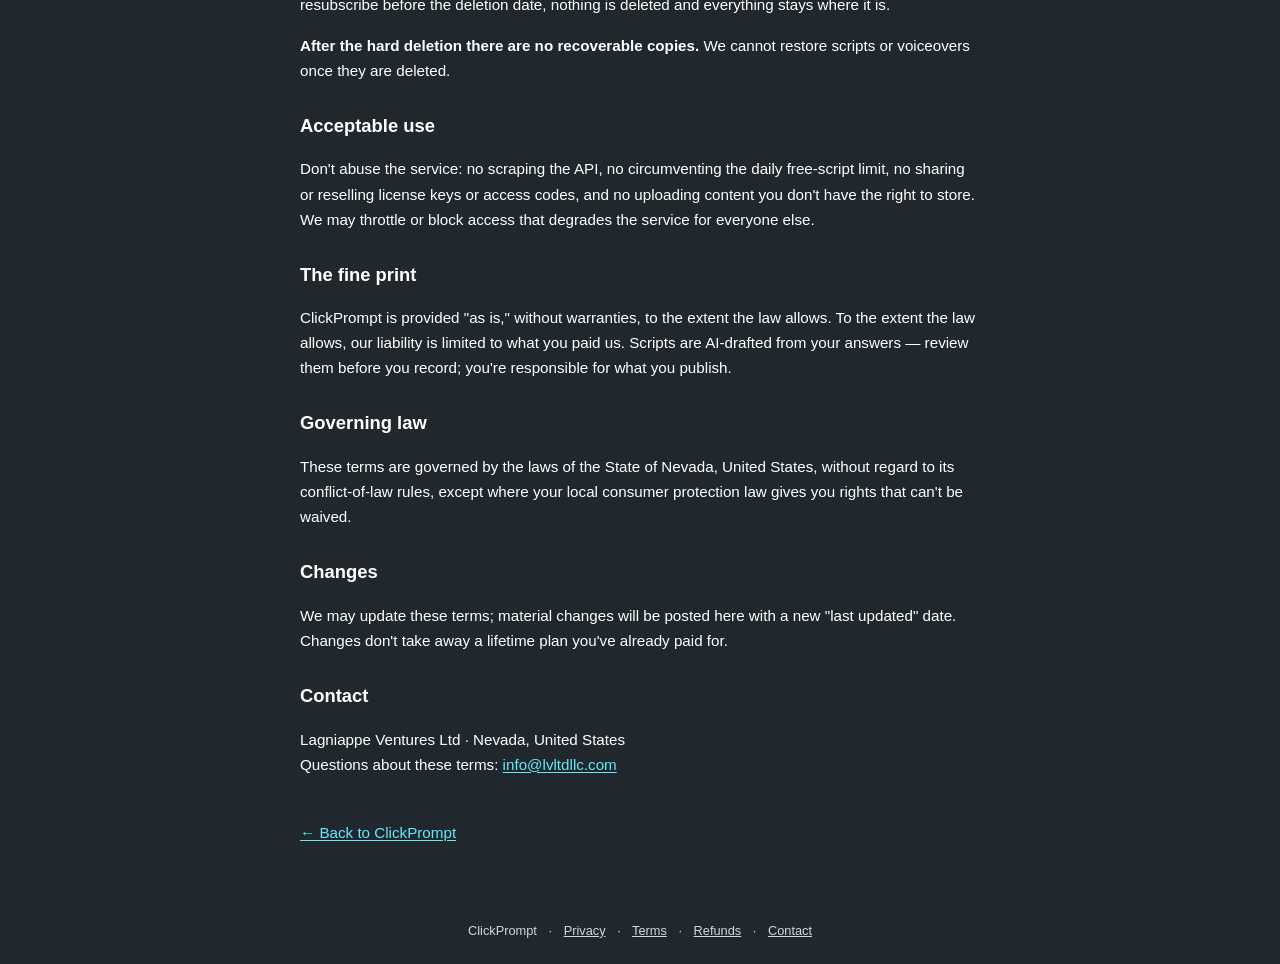
<file: terms.html>
<!doctype html>
<html lang="en">
<head>
  <meta charset="utf-8" />
  <meta name="viewport" content="width=device-width, initial-scale=1, viewport-fit=cover" />
  <meta name="color-scheme" content="light dark" />
  <link rel="icon" href="data:," />
  <title>Terms of Service — ClickPrompt</title>
  <meta name="description" content="ClickPrompt's terms of service, including ClickPrompt Pro pricing, refunds, and the data deletion policy." />
  <link rel="canonical" href="https://clickprompt.app/terms" />
  <link rel="stylesheet" href="styles.css" />
  <!-- Meta Pixel Code -->
  <script>
  !function(f,b,e,v,n,t,s)
  {if(f.fbq)return;n=f.fbq=function(){n.callMethod?
  n.callMethod.apply(n,arguments):n.queue.push(arguments)};
  if(!f._fbq)f._fbq=n;n.push=n;n.loaded=!0;n.version='2.0';
  n.queue=[];t=b.createElement(e);t.async=!0;
  t.src=v;s=b.getElementsByTagName(e)[0];
  s.parentNode.insertBefore(t,s)}(window, document,'script',
  'https://connect.facebook.net/en_US/fbevents.js');
  fbq('init', '1425895313089708');
  fbq('track', 'PageView');
  </script>
  <noscript><img height="1" width="1" style="display:none"
  src="https://www.facebook.com/tr?id=1425895313089708&ev=PageView&noscript=1"
  /></noscript>
  <!-- End Meta Pixel Code -->
</head>
<body>
  <main class="legal-page">
    <h1>Terms of Service</h1>
    <p class="legal-updated">Last updated: November 27, 2026</p>
    <p><strong>DRAFT for Tyler review.</strong> The payments section was updated to name Stripe as the payment processor when Stripe checkout is turned on. It is not live until you approve it.</p>

    <p>ClickPrompt (clickprompt.app) is operated by Lagniappe Ventures Ltd, a Nevada series limited liability company ("we",
    "us"). By using ClickPrompt you agree to these terms.</p>

    <h2>The free service</h2>
    <p>ClickPrompt is a teleprompter for recording videos. You get
    <strong>3 free AI-generated scripts per day</strong>, tracked per
    visitor. Recording, the teleprompter, and downloading your takes are
    always free and unlimited.</p>

    <h2>ClickPrompt Pro</h2>
    <p>ClickPrompt Pro adds unlimited script generations, saving scripts and
    voiceovers to your library, and 100 GB of storage. It comes in three
    options:</p>
    <ul>
      <li><strong>Monthly: $3.99/month.</strong> Renews monthly until you
      cancel.</li>
      <li><strong>Yearly: $29/year.</strong> Renews yearly until you
      cancel.</li>
      <li><strong>Lifetime: $59 one-time.</strong> Paid once, no renewal,
      yours for the life of the service.</li>
    </ul>
    <p>Prices are in US dollars. Sales tax may apply where required. Where
    offered, storage add-ons raise a subscriber's total storage up to 1 TB.</p>

    <h2>Payments and delivery</h2>
    <p>Orders are processed by the payment provider used at checkout. Today
    that is <a href="https://www.lemonsqueezy.com" rel="noopener">Lemon Squeezy</a>,
    which acts as the merchant of record and handles payment, sales tax or VAT,
    invoices, and refunds. Its <a href="https://www.lemonsqueezy.com/buyer-terms" rel="noopener">buyer terms</a>
    also apply to that purchase, and the charge on your statement will come
    from Lemon Squeezy. If Stripe checkout is turned on, <a href="https://stripe.com" rel="noopener">Stripe</a>
    is the payment processor, Lagniappe Ventures Ltd is the seller, Stripe's
    terms also apply to that purchase, and the charge on your statement will
    come from Stripe (or the descriptor shown at checkout). ClickPrompt Pro is
    digital only; nothing is shipped. After a Lemon Squeezy purchase, your
    license key is emailed to you immediately.</p>

    <h2>Refunds</h2>
    <p>Every purchase — monthly, yearly, or lifetime — comes with a
    <strong>14-day refund window</strong>. Ask within 14 days of purchase
    and we'll refund it in full. See our <a href="/refund">Refund Policy</a>
    for how to ask.</p>

    <h2>What the paywall covers</h2>
    <p>Only <em>saving</em> scripts and voiceovers to your library and
    unlimited script generation are paid. Generating scripts within the free
    daily limit, recording, reviewing takes, and downloading your own files
    are free forever.</p>

    <h2>Cancellation and data deletion</h2>
    <p>You can cancel a monthly or yearly plan any time from the link in your
    receipt emails. For a Lemon Squeezy purchase, that is the link in the
    email or
    <a href="https://app.lemonsqueezy.com/my-orders" rel="noopener">Lemon Squeezy My Orders</a>.
    For a Stripe purchase, email
    <a href="mailto:info@lvltdllc.com">info@lvltdllc.com</a> and we will
    cancel it for you.
    Cancellation stops future billing. Pro stays on until the end of the
    period you already paid for. After you cancel:</p>
    <ul>
      <li><strong>When you cancel:</strong> we email you confirming the
      cancellation, the date Pro ends, and the date your saved scripts and
      voiceovers will be permanently deleted (10 business days after your
      paid period ends). Days 5 and 10 below count from the end of your
      paid period.</li>
      <li><strong>Day 5:</strong> we email a reminder — 5 business days
      left to download anything you want to keep.</li>
      <li><strong>Day 10:</strong> we send a final notice in the morning;
      your saved data is <strong>permanently deleted by 11:59 PM</strong>.</li>
    </ul>
    <p>You have the full 10 business days to download your data — downloads
    are always free. If you resubscribe before the deletion date, nothing is
    deleted and everything stays where it is.</p>
    <p><strong>After the hard deletion there are no recoverable
    copies.</strong> We cannot restore scripts or voiceovers once they are
    deleted.</p>

    <h2>Acceptable use</h2>
    <p>Don't abuse the service: no scraping the API, no circumventing the
    daily free-script limit, no sharing or reselling license keys or access
    codes, and no uploading content you don't have the right to store. We may
    throttle or block access that degrades the service for everyone else.</p>

    <h2>The fine print</h2>
    <p>ClickPrompt is provided "as is," without warranties, to the extent the
    law allows. To the extent the law allows, our liability is limited to
    what you paid us. Scripts are AI-drafted from
    your answers — review them before you record; you're responsible for
    what you publish.</p>

    <h2>Governing law</h2>
    <p>These terms are governed by the laws of the State of Nevada, United
    States, without regard to its conflict-of-law rules, except where your
    local consumer protection law gives you rights that can't be waived.</p>

    <h2>Changes</h2>
    <p>We may update these terms; material changes will be posted here with
    a new "last updated" date. Changes don't take away a lifetime plan you've
    already paid for.</p>

    <h2>Contact</h2>
    <p>Lagniappe Ventures Ltd · Nevada, United States<br />
    Questions about these terms: <a href="mailto:info@lvltdllc.com">info@lvltdllc.com</a></p>

    <a class="legal-back" href="/">← Back to ClickPrompt</a>
  </main>

  <footer class="site-footer">
    <span>ClickPrompt</span>
    <span class="footer-sep">&middot;</span>
    <a href="/privacy">Privacy</a>
    <span class="footer-sep">&middot;</span>
    <a href="/terms">Terms</a>
    <span class="footer-sep">&middot;</span>
    <a href="/refund">Refunds</a>
    <span class="footer-sep">&middot;</span>
    <a href="/contact">Contact</a>
  </footer>
</body>
</html>
</file>
<file: styles.css>
:root {
      color-scheme: dark;
      --page: #0A0A0B;
      --panel: #141416;
      --panel-2: #1A1A1E;
      --ink: #FFFFFF;
      --muted: #8E8E93;
      --line: #2A2A2E;
      --accent: #22D3EE;
      --accent-strong: #67E8F9;
      --accent-soft: #0E3A42;
      --good: #55c78e;
      --danger: #ff8a80;
      --stage: #000000;
      --stage-ui: rgba(10, 10, 11, .92);
      --focus: #22D3EE;
      --shadow: 0 20px 56px rgba(0, 0, 0, .38);
    }
    @media (prefers-color-scheme: light) {
      :root {
        color-scheme: light;
        --page: #20282d;
        --panel: #29343a;
        --panel-2: #333f46;
        --ink: #ffffff;
        --muted: #d1d9dd;
        --line: #526068;
        --accent: #22D3EE;
        --accent-strong: #67E8F9;
        --accent-soft: #0E3A42;
        --focus: #62d2df;
      }
    }
    * { box-sizing: border-box; }
    html, body { min-height: 100%; }
    body {
      margin: 0;
      background: var(--page);
      color: var(--ink);
      font-family: "IBM Sans", sans-serif;
      -webkit-font-smoothing: antialiased;
    }
    button, textarea, input, select { font: inherit; }
    button, input, select, textarea { color: inherit; }
    button { touch-action: manipulation; }
    :focus-visible { outline: 3px solid var(--focus); outline-offset: 3px; }
    .app {
      width: min(1440px, 100%);
      min-height: 100vh;
      margin: 0 auto;
      display: grid;
      grid-template-columns: minmax(320px, 440px) minmax(0, 1fr);
      gap: 24px;
      padding: 24px;
    }
    .setup {
      background: var(--panel);
      border: 1px solid var(--line);
      box-shadow: var(--shadow);
      min-width: 0;
      align-self: start;
      overflow: hidden;
    }
    .setup-head { padding: 24px 24px 18px; border-bottom: 1px solid var(--line); }
    .setup-head h1 { margin: 0 0 5px; font-size: clamp(1.5rem, 3vw, 2rem); line-height: 1.1; letter-spacing: -.035em; }
    .setup-head p { margin: 0; color: var(--muted); font-size: .95rem; }
    .setup-body { padding: 20px 24px 24px; display: grid; gap: 22px; }
    .section-title { margin: 0 0 9px; font-size: .79rem; font-weight: 700; letter-spacing: .07em; text-transform: uppercase; color: var(--muted); }
    .script-wrap { position: relative; }
    textarea {
      display: block;
      width: 100%;
      min-height: 230px;
      resize: vertical;
      border: 1px solid var(--line);
      background: var(--panel-2);
      border-radius: 6px;
      padding: 14px;
      line-height: 1.5;
      font-size: 1rem;
    }
    textarea::placeholder { color: var(--muted); opacity: .82; }
    .script-meta { display: flex; justify-content: space-between; gap: 12px; margin-top: 8px; color: var(--muted); font-size: .82rem; }
    .field { margin-bottom: 12px; }
    .field label { display: block; margin-bottom: 6px; }
    input[type="text"] {
      display: block;
      width: 100%;
      min-height: 42px;
      border: 1px solid var(--line);
      background: var(--panel-2);
      border-radius: 6px;
      padding: 9px 12px;
      line-height: 1.4;
    }
    input[type="text"]::placeholder { color: var(--muted); opacity: .82; }
    #qPoint { min-height: 96px; }
    .generate-status { min-height: 1.3em; margin: 10px 0 0; color: var(--muted); font-size: .85rem; }
    .control-grid { display: grid; grid-template-columns: 1fr 1fr; gap: 16px 14px; }
    .control { min-width: 0; }
    .control.wide { grid-column: 1 / -1; }
    .label-row { display: flex; align-items: baseline; justify-content: space-between; gap: 8px; margin-bottom: 7px; }
    label { font-size: .86rem; font-weight: 650; }
    output { font-family: "IBM Plex Mono", monospace; font-size: .78rem; color: var(--muted); }
    input[type="range"] { width: 100%; accent-color: var(--accent); }
    select {
      width: 100%;
      min-height: 42px;
      border: 1px solid var(--line);
      border-radius: 5px;
      background: var(--panel-2);
      padding: 0 36px 0 11px;
    }
    .toggle-row { display: flex; flex-wrap: wrap; gap: 9px; }
    .toggle {
      border: 1px solid var(--line);
      background: var(--panel-2);
      border-radius: 999px;
      padding: 9px 12px;
      font-size: .84rem;
      font-weight: 650;
      cursor: pointer;
    }
    .toggle[aria-pressed="true"] { background: var(--accent-soft); border-color: var(--accent); color: var(--accent-strong); }
    .setup-action { display: flex; justify-content: flex-end; }
    .setup-action .primary { width: 100%; }
    .privacy-note { display: flex; gap: 9px; color: var(--muted); font-size: .82rem; line-height: 1.45; }
    .privacy-note svg { flex: 0 0 auto; margin-top: 2px; }

    .app[data-view="setup"] { grid-template-columns: minmax(0, 640px); justify-content: center; }
    .app[data-view="setup"] .setup { width: min(640px, 100%); margin: auto; }
    .app[data-view="setup"] .workspace { display: none; }
    .app[data-view="prompter"] { grid-template-columns: 1fr; }
    .app[data-view="prompter"] .setup { display: none; }
    .app[data-view="prompter"] .workspace { min-height: calc(100vh - 48px); }
    .workspace { min-width: 0; display: grid; place-items: center; }
    .stage-shell { width: min(100%, 720px); }
    .stage {
      position: relative;
      width: min(100%, calc((100vh - 48px) * var(--recording-ratio, .5625)));
      aspect-ratio: var(--recording-aspect, 9 / 16);
      margin: auto;
      overflow: hidden;
      background: var(--stage);
      box-shadow: var(--shadow);
      color: white;
      isolation: isolate;
    }
    video.camera-source {
      position: absolute;
      width: 1px;
      height: 1px;
      opacity: 0;
      pointer-events: none;
    }
    canvas.camera {
      position: absolute;
      z-index: 0;
      inset: 0;
      width: 100%;
      height: 100%;
      background: #11191e;
      transform: translateZ(0);
      -webkit-transform: translateZ(0);
    }
    canvas.camera.mirrored {
      transform: translateZ(0) scaleX(-1);
      -webkit-transform: translateZ(0) scaleX(-1);
    }
    .camera-empty {
      position: absolute;
      z-index: 8;
      top: 58px;
      left: 50%;
      width: min(86%, 330px);
      transform: translateX(-50%);
      padding: 12px 14px;
      text-align: center;
      background: rgba(20, 28, 33, .92);
      border: 1px solid rgba(255,255,255,.2);
      border-radius: 8px;
      box-shadow: 0 8px 30px rgba(0,0,0,.45);
    }
    .camera-empty svg { display: none; }
    .camera-empty .mic-icon {
      display: block;
      width: 46px;
      height: 46px;
      margin: 2px auto 10px;
      color: var(--accent-strong);
    }
    canvas.waveform {
      position: absolute;
      z-index: 0;
      inset: 0;
      width: 100%;
      height: 100%;
      background: #0a1114;
    }
    .camera-empty h2 { margin: 0 0 3px; font-size: 1rem; }
    .camera-empty p { margin: 0 auto 9px; max-width: 27rem; color: #c6d0d5; line-height: 1.35; font-size: .78rem; }
    .camera-empty .primary { padding: 9px 13px; }
    .primary, .secondary, .icon-button {
      border: 0;
      cursor: pointer;
      font-weight: 700;
    }
    .primary { background: var(--accent); color: #fff; padding: 12px 17px; border-radius: 5px; }
    .primary:hover { background: var(--accent-strong); }
    .secondary { background: #263139; color: white; padding: 11px 14px; border-radius: 5px; }
    .primary:disabled, .secondary:disabled, .icon-button:disabled { opacity: .42; cursor: not-allowed; }
    .topline {
      position: absolute;
      z-index: 5;
      top: 0;
      left: 0;
      right: 0;
      display: flex;
      justify-content: space-between;
      align-items: center;
      padding: max(13px, env(safe-area-inset-top)) 14px 12px;
      background: linear-gradient(to bottom, rgba(0,0,0,.72), transparent);
      pointer-events: none;
    }
    .status { display: inline-flex; align-items: center; gap: 8px; font-family: "IBM Plex Mono", monospace; font-size: .76rem; font-weight: 600; }
    .dot { width: 8px; height: 8px; border-radius: 50%; background: #7d8a91; }
    .status.live .dot { background: #ff3b30; box-shadow: 0 0 0 5px rgba(255, 59, 48, .18); }
    .status.paused .dot { background: #ffb340; box-shadow: 0 0 0 5px rgba(255, 179, 64, .18); }
    .time { font-family: "IBM Plex Mono", monospace; font-size: .8rem; font-weight: 600; font-variant-numeric: tabular-nums; }
    .guide {
      position: absolute;
      z-index: 6;
      left: 8%;
      right: 8%;
      top: 25%;
      bottom: 18%;
      pointer-events: auto;
      cursor: pointer;
      overflow: hidden;
      transform: translateZ(1px);
      -webkit-transform: translateZ(1px);
      -webkit-mask-image: linear-gradient(to bottom, transparent 0, #000 12%, #000 82%, transparent 100%);
      mask-image: linear-gradient(to bottom, transparent 0, #000 12%, #000 82%, transparent 100%);
    }
    .guide:before {
      content: "";
      position: absolute;
      z-index: 1;
      left: 0;
      right: 0;
      top: 42%;
      border-top: 2px solid rgba(255, 112, 64, .78);
      pointer-events: none;
    }
    .prompt-scroll {
      position: relative;
      z-index: 2;
      height: 100%;
      overflow: hidden;
      padding: 0;
      scrollbar-width: none;
      transform: translateZ(0);
      -webkit-transform: translateZ(0);
    }
    .prompt-scroll::-webkit-scrollbar { display: none; }
    .prompt-track {
      position: relative;
      z-index: 2;
      min-height: 100%;
      will-change: transform;
      transform: translate3d(0, 0, 0);
      -webkit-transform: translate3d(0, 0, 0);
    }
    .prompt-copy {
      position: relative;
      margin: 0 auto;
      width: 92%;
      color: #fff;
      font-weight: 700;
      font-size: 42px;
      line-height: 1.35;
      text-align: center;
      white-space: pre-wrap;
      text-wrap: balance;
      text-shadow: 0 2px 6px rgba(0,0,0,.98), 0 0 22px rgba(0,0,0,.88);
      transform: translateZ(0);
      -webkit-transform: translateZ(0);
    }
    .guide.backplate {
      background: rgba(0, 0, 0, .55);
      border-radius: 8px;
    }
    .guide.flipped .prompt-copy { transform: scaleX(-1); }
    .countdown {
      position: absolute;
      z-index: 10;
      inset: 0;
      display: none;
      place-items: center;
      background: rgba(0, 0, 0, .45);
      font-family: "IBM Plex Mono", monospace;
      font-size: clamp(7rem, 28vw, 13rem);
      font-weight: 600;
      text-shadow: 0 6px 28px rgba(0,0,0,.65);
    }
    .countdown.show { display: grid; }
    .stage-controls {
      position: absolute;
      z-index: 7;
      left: 12px;
      right: 12px;
      bottom: max(12px, env(safe-area-inset-bottom));
      display: grid;
      grid-template-columns: 44px 1fr 44px;
      align-items: center;
      gap: 10px;
      background: var(--stage-ui);
      border: 1px solid rgba(255,255,255,.14);
      border-radius: 10px;
      padding: 9px;
      backdrop-filter: blur(12px);
    }
    .icon-button {
      min-width: 44px;
      min-height: 44px;
      display: inline-grid;
      place-items: center;
      background: transparent;
      color: white;
      border-radius: 6px;
    }
    .icon-button:hover { background: rgba(255,255,255,.12); }
    .transport { display: flex; justify-content: center; align-items: center; gap: 12px; }
    .record {
      position: relative;
      width: 54px;
      height: 54px;
      border-radius: 50%;
      border: 3px solid white;
      background: transparent;
      cursor: pointer;
    }
    .record:before { content: ""; position: absolute; inset: 5px; border-radius: 50%; background: #ff3b30; transition: .18s ease; }
    .record.recording:before { inset: 13px; border-radius: 4px; }
    .play-scroll, .pause-record {
      min-width: 46px;
      min-height: 46px;
      display: grid;
      place-items: center;
      border: 0;
      border-radius: 50%;
      cursor: pointer;
    }
    .play-scroll { background: #fff; color: #111; }
    .pause-record { background: #263139; color: #fff; border: 1px solid rgba(255,255,255,.24); }
    .pause-record:not(:disabled):hover { background: #34414a; }
    .pause-record:disabled { opacity: .36; cursor: not-allowed; }
    .pause-record.paused { background: #ffb340; color: #17120a; border-color: #ffb340; }
    .hint { margin: 10px 4px 0; text-align: center; color: var(--muted); font-size: .82rem; }
    .prompter-tools { display: flex; flex-wrap: wrap; align-items: end; justify-content: center; gap: 10px; margin-top: 12px; }
    .prompter-tools .secondary { border: 1px solid var(--line); }
    .camera-tool { width: min(260px, 100%); }
    .camera-tool label, .orientation-tool > span { display: block; margin-bottom: 6px; color: var(--muted); font-size: .78rem; font-weight: 650; }
    .camera-tool select { min-height: 41px; }
    .orientation-tool { min-width: 220px; }
    .orientation-switch {
      display: grid;
      grid-template-columns: 1fr 1fr;
      gap: 3px;
      padding: 3px;
      border: 1px solid var(--line);
      border-radius: 6px;
      background: var(--panel);
    }
    .orientation-switch button {
      min-height: 35px;
      border: 0;
      border-radius: 4px;
      background: transparent;
      color: var(--muted);
      font-weight: 700;
      cursor: pointer;
    }
    .orientation-switch button[aria-pressed="true"] { background: var(--accent); color: #fff; }
    .error {
      display: none;
      margin: 14px 0 0;
      padding: 11px 12px;
      border: 1px solid color-mix(in srgb, var(--danger) 40%, var(--line));
      background: color-mix(in srgb, var(--danger) 10%, var(--panel));
      color: var(--danger);
      border-radius: 5px;
      font-size: .86rem;
      line-height: 1.4;
    }
    .error.show { display: block; }
    dialog {
      width: min(560px, calc(100% - 28px));
      border: 1px solid var(--line);
      border-radius: 8px;
      padding: 0;
      color: var(--ink);
      background: var(--panel);
      box-shadow: 0 28px 90px rgba(0,0,0,.42);
    }
    dialog::backdrop { background: rgba(0,0,0,.72); }
    .review { padding: 22px; }
    .review h2 { margin: 0 0 6px; font-size: 1.4rem; }
    .review p { margin: 0 0 16px; color: var(--muted); }
    .review video { display: block; width: 100%; max-height: 58vh; background: black; border-radius: 5px; }
    .review video[hidden], .review audio[hidden] { display: none; }
    .review audio { display: block; width: 100%; margin-top: 6px; }
    .review-actions { display: flex; flex-wrap: wrap; gap: 9px; margin-top: 16px; }
    .review-actions .primary, .review-actions .secondary { flex: 1 1 150px; text-align: center; text-decoration: none; }
    .review .secondary { background: var(--panel-2); color: var(--ink); border: 1px solid var(--line); }
    .download-status { min-height: 1.3em; margin: 10px 0 0 !important; font-size: .82rem; }

    /* ---- Paywall: script saving ---- */
    .script-actions { display: flex; align-items: center; gap: 10px; margin-top: 10px; }
    .save-status { min-height: 1.2em; font-size: .82rem; color: var(--muted); }
    .library { margin-top: 14px; }
    .library-list { list-style: none; margin: 8px 0 0; padding: 0; display: flex; flex-direction: column; gap: 6px; }
    .library-item { display: flex; align-items: center; gap: 8px; padding: 8px 10px; border: 1px solid var(--line); border-radius: 5px; background: var(--panel-2); }
    .library-load { flex: 1; background: none; border: 0; padding: 2px 0; color: var(--ink); font: inherit; font-weight: 600; text-align: left; cursor: pointer; overflow: hidden; text-overflow: ellipsis; white-space: nowrap; }
    .library-load:hover { color: var(--accent); }
    .library-title { flex: 1; min-width: 0; font-weight: 600; overflow: hidden; text-overflow: ellipsis; white-space: nowrap; }
    .library-play { background: none; border: 0; color: var(--focus); font: inherit; font-size: .82rem; font-weight: 650; cursor: pointer; padding: 4px 6px; white-space: nowrap; }
    .library-play:hover { text-decoration: underline; }
    .library-delete { background: none; border: 0; color: var(--danger); font: inherit; font-size: .82rem; cursor: pointer; padding: 4px 6px; }
    .library-delete:hover { text-decoration: underline; }
    .library-empty { color: var(--muted); font-size: .86rem; padding: 6px 2px; }
    .paywall { padding: 22px; }
    .paywall h2 { margin: 0 0 6px; font-size: 1.4rem; }
    .paywall p { margin: 0 0 14px; color: var(--muted); }
    .paywall .price { color: var(--ink); font-size: 1.02rem; }
    .plan-picker { display: grid; gap: 8px; margin: 14px 0 4px; }
    .plan-option {
      display: flex; align-items: center; gap: 10px;
      border: 1px solid var(--line); border-radius: 8px;
      padding: 10px 12px; cursor: pointer; font-size: .95rem;
    }
    .plan-option:has(input:checked) { border-color: var(--accent); background: color-mix(in srgb, var(--accent) 8%, transparent); }
    .plan-option input { accent-color: var(--accent); }
    .plan-name { font-weight: 650; }
    .plan-price { margin-left: auto; font-weight: 700; }
    .plan-note { font-size: .8rem; color: var(--accent-strong); font-weight: 650; }
    .paywall .price strong { font-size: 1.25rem; }
    .paywall .primary { width: 100%; }
    .paywall-status { min-height: 1.3em; font-size: .84rem; }
    .code-row { margin: 16px 0; padding-top: 16px; border-top: 1px solid var(--line); }
    .code-row label { display: block; font-size: .86rem; font-weight: 600; margin-bottom: 8px; }
    .code-input-row { display: flex; gap: 8px; }
    .code-input-row input { flex: 1; min-width: 0; }
    .text-button { display: block; width: 100%; margin-top: 6px; background: none; border: 0; color: var(--muted); font: inherit; font-size: .9rem; padding: 10px; cursor: pointer; }
    .text-button:hover { color: var(--ink); text-decoration: underline; }
    .tour-replay { display: inline-block; width: auto; margin: 0; padding: 4px 0; font-size: .85rem; }

    /* Launch-list signup, used on the home setup screen and in the paywall. */
    .launch-signup {
      margin: 16px 0 0;
      padding: 12px 0 0;
      border-top: 1px solid var(--line);
    }
    .launch-signup-title {
      margin: 0 0 8px;
      font-size: .92rem;
      font-weight: 650;
      color: var(--ink);
    }
    .launch-email-label {
      display: block;
      font-size: .86rem;
      font-weight: 600;
      margin-bottom: 8px;
    }
    .launch-email-label input {
      display: block;
      width: 100%;
      margin-top: 6px;
    }
    .launch-signup .secondary { margin-top: 8px; }
    .launch-status {
      min-height: 1.3em;
      margin: 8px 0 0;
      font-size: .84rem;
      color: var(--muted);
    }
    .launch-signup-paywall {
      margin: 16px 0 8px;
      padding-top: 16px;
    }
    /* Hidden honeypot: off-screen so people never see it, still in the form. */
    .launch-honeypot {
      position: absolute;
      left: -9999px;
      width: 1px;
      height: 1px;
      overflow: hidden;
    }
    .launch-notice {
      margin: 8px 0 0;
      font-size: .8rem;
      color: var(--muted);
    }
    .launch-notice a { color: var(--accent-strong); text-underline-offset: 2px; }

    /* ---- first-run tour ---- */
    .tour-highlight {
      position: fixed; z-index: 90; pointer-events: none;
      border: 2px solid var(--accent); border-radius: 10px;
      box-shadow: 0 0 0 9999px rgba(0, 0, 0, .6);
      transition: top .25s ease, left .25s ease, width .25s ease, height .25s ease;
    }
    .tour-tooltip {
      position: fixed; z-index: 91; max-width: 300px; width: max-content;
      background: var(--panel-2); border: 1px solid var(--line);
      border-radius: 12px; padding: 14px 16px; box-shadow: var(--shadow);
      font-size: .92rem;
    }
    .tour-tooltip h3 { margin: 0 0 6px; font-size: 1rem; }
    .tour-guide { display: flex; align-items: center; gap: 8px; margin-bottom: 10px; }
    .tour-guide-avatar { width: 22px; height: 22px; flex: none; }
    .tour-guide-name { font-weight: 700; font-size: .9rem; color: var(--ink); line-height: 1.25; }
    .tour-guide-sub { font-size: .75rem; color: var(--muted); }
    @keyframes q-talk {
      0%, 100% { transform: translateY(0) scaleY(1); }
      25% { transform: translateY(-1px) scaleY(.9); }
      50% { transform: translateY(0) scaleY(1); }
      75% { transform: translateY(-1px) scaleY(.93); }
    }
    .tour-guide-avatar.talking { animation: q-talk .36s ease-in-out infinite; filter: drop-shadow(0 0 4px rgba(34, 211, 238, .7)); }
    .tour-mute { background: none; border: 0; color: var(--muted); font: inherit; font-size: .85rem; cursor: pointer; padding: 6px 4px; }
    .tour-mute:hover { color: var(--ink); text-decoration: underline; }
    @media (prefers-reduced-motion: reduce) {
      .tour-guide-avatar.talking { animation: none; }
    }
    .tour-tooltip p { margin: 0 0 12px; color: var(--muted); line-height: 1.45; }
    .tour-nav { display: flex; align-items: center; gap: 8px; }
    .tour-count { font-size: .8rem; color: var(--muted); margin-right: auto; }
    .tour-skip { background: none; border: 0; color: var(--muted); font: inherit; font-size: .85rem; cursor: pointer; padding: 6px 4px; }
    .tour-skip:hover { color: var(--ink); text-decoration: underline; }
    .tour-back, .tour-next {
      font: inherit; font-size: .85rem; font-weight: 650; cursor: pointer;
      border-radius: 8px; padding: 7px 14px; border: 1px solid var(--line);
      background: var(--panel); color: var(--ink);
    }
    .tour-next { background: var(--accent); border-color: var(--accent); color: #fff; }
    .tour-back:disabled { opacity: .4; cursor: default; }

    @media (max-width: 900px) {
      .app { display: flex; flex-direction: column; padding: 0; gap: 0; }
      .workspace { order: -1; display: block; }
      .stage-shell { width: 100%; }
      .stage { width: min(100%, calc(100svh * var(--recording-ratio, .5625))); box-shadow: none; }
      .setup { border-width: 1px 0 0; box-shadow: none; }
      .setup-head, .setup-body { padding-left: 18px; padding-right: 18px; }
      .hint { padding: 0 16px; margin-bottom: 12px; }
    }
    @media (max-width: 430px) {
      .control-grid { grid-template-columns: 1fr; }
      .control.wide { grid-column: auto; }
      .prompt-copy { font-size: 38px; }
    }
    @media (orientation: landscape) and (max-height: 560px) {
      .app { display: grid; grid-template-columns: minmax(260px, 38vw) 1fr; padding: 10px; gap: 10px; }
      .workspace { order: initial; }
      .stage { width: min(100%, calc((100vh - 20px) * var(--recording-ratio, .5625))); height: auto; aspect-ratio: var(--recording-aspect, 9 / 16); }
      .setup { max-height: calc(100vh - 20px); overflow: auto; border-width: 1px; }
      .setup-head { padding: 16px; }
      .setup-body { padding: 16px; }
      textarea { min-height: 150px; }
    }
    @media (prefers-reduced-motion: reduce) {
      *, *::before, *::after { scroll-behavior: auto !important; transition: none !important; }
    }

    /* ---- site footer (privacy/terms) ---- */
    .site-footer {
      text-align: center;
      padding: 18px 16px 26px;
      color: var(--muted);
      font-size: .8rem;
    }
    .site-footer a { color: var(--muted); text-decoration: underline; }
    .site-footer a:hover { color: var(--ink); }
    .footer-sep { margin: 0 8px; }
    .app[data-view="prompter"] + .site-footer { display: none; }

    /* ---- free-cap indicator ---- */
    .free-cap {
      margin: 8px 0 0;
      color: var(--muted);
      font-size: .82rem;
    }

    /* ---- storage meter ---- */
    .storage-line {
      margin: 0 0 8px;
      color: var(--muted);
      font-size: .8rem;
    }

    /* ---- platform overlay (mobile, post-tutorial, once) ---- */
    #platformDialog { border: none; border-radius: 16px; padding: 0; max-width: min(420px, calc(100vw - 32px)); background: var(--panel); color: var(--ink); }
    #platformDialog::backdrop { background: rgba(0, 0, 0, .6); }
    .platform-overlay { padding: 24px 22px; position: relative; }
    .platform-overlay h2 { margin: 0 0 6px; font-size: 1.25rem; }
    .platform-overlay > p { margin: 0 0 16px; color: var(--muted); font-size: .9rem; }
    .platform-skip {
      position: absolute; top: 12px; right: 12px;
      background: none; border: none; color: var(--muted);
      font-size: .85rem; cursor: pointer; padding: 6px;
    }
    .platform-skip:hover { color: var(--ink); }
    .platform-grid {
      display: grid; grid-template-columns: repeat(2, 1fr); gap: 10px;
      margin-bottom: 16px;
    }
    .platform-card {
      display: flex; flex-direction: column; align-items: center; justify-content: center; gap: 8px;
      padding: 14px 10px;
      border: 1px solid var(--line);
      border-radius: 12px;
      background: var(--panel-2);
      color: var(--ink);
      font-size: .95rem; font-weight: 600;
      cursor: pointer;
      min-height: 76px; /* comfortable touch target */
    }
    .platform-icon { width: 26px; height: 26px; color: var(--accent); flex: none; }
    .platform-card:hover, .platform-card:focus-visible {
      border-color: var(--accent);
      outline: 2px solid var(--accent);
      outline-offset: 1px;
    }
    .platform-other label { display: block; font-size: .85rem; margin-bottom: 6px; color: var(--muted); }
    .platform-other input {
      width: 100%; padding: 12px; font-size: 1rem;
      border: 1px solid var(--line); border-radius: 10px;
      background: var(--page); color: var(--ink);
    }
    .platform-working { margin: 14px 0 0; color: var(--accent); font-size: .9rem; font-weight: 600; }

    /* ---- legal pages (privacy/terms/refund/contact) ---- */
    .legal-page {
      max-width: 720px; margin: 0 auto; padding: 32px 20px 60px;
      font-size: .95rem; line-height: 1.65;
    }
    .legal-page h1 { font-size: 1.6rem; margin-bottom: 4px; }
    .legal-page h2 { font-size: 1.15rem; margin: 28px 0 8px; }
    .legal-page p, .legal-page li { color: var(--ink); }
    .legal-page ul { padding-left: 22px; }
    .legal-updated { color: var(--muted); font-size: .85rem; margin-bottom: 20px; }
    .legal-page a { color: var(--accent-strong); text-underline-offset: 2px; }
    .legal-page a:hover { color: var(--ink); }
    .legal-back { display: inline-block; margin-top: 28px; }
</file>
